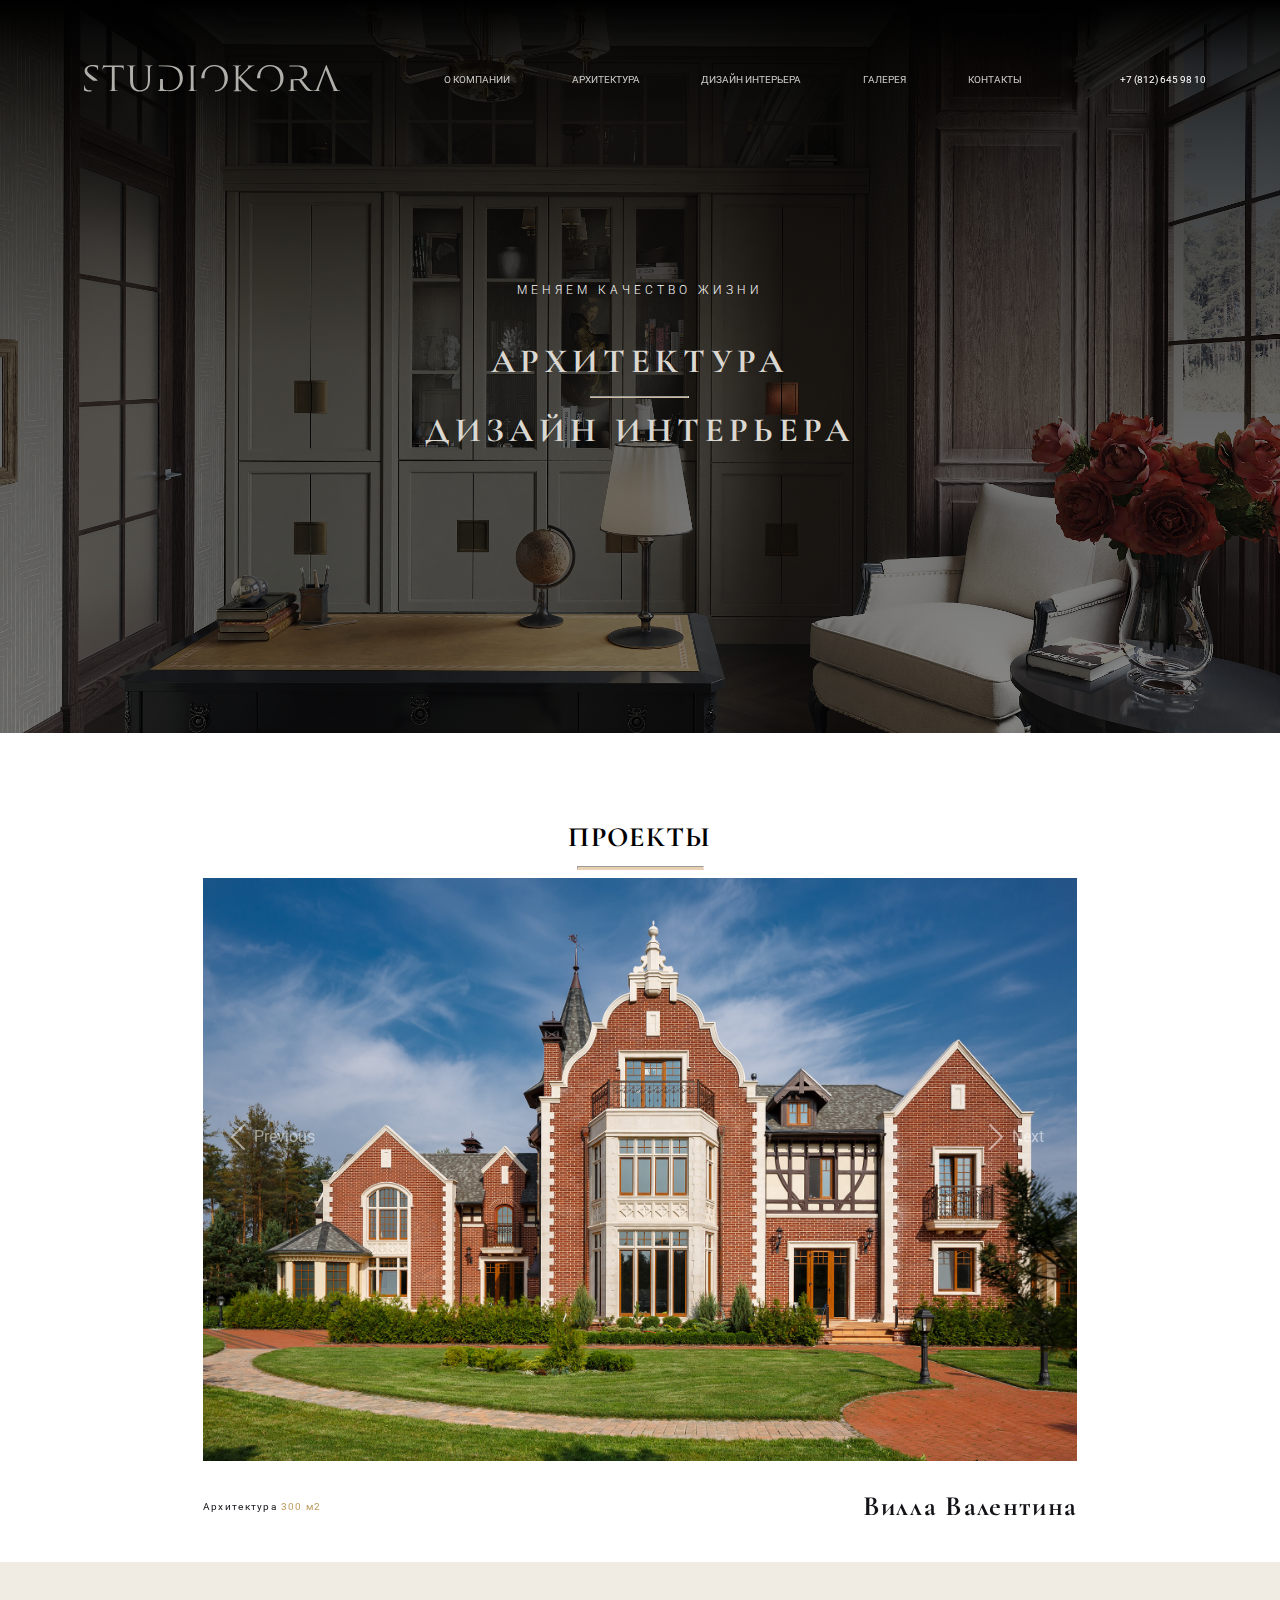
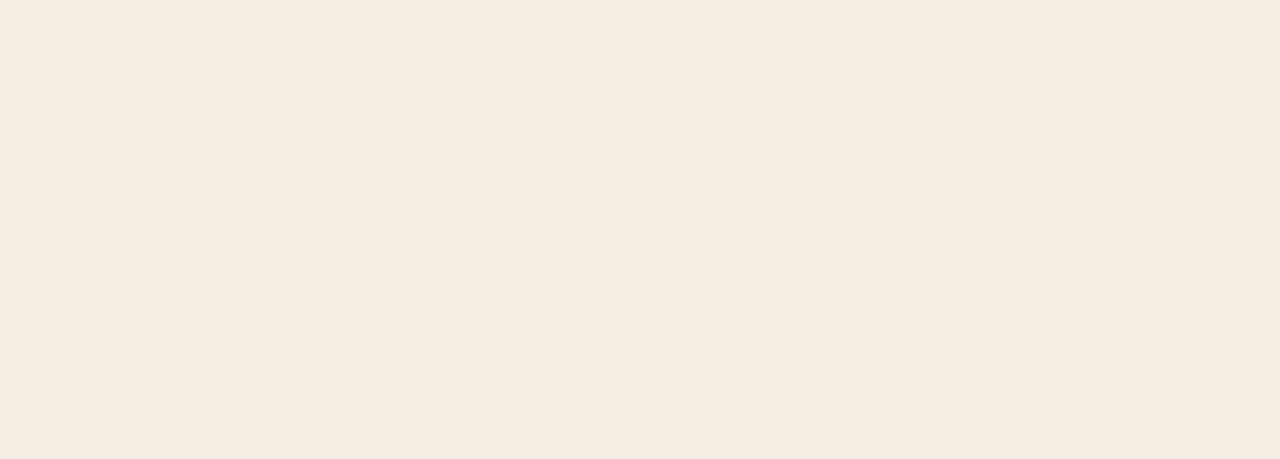
<file: index.html>
<!DOCTYPE html>
<html>
<head>
    <meta charset='utf-8'>
    <meta http-equiv='X-UA-Compatible' content='IE=edge'>
    <title>STUDIOKORA</title>
    <meta name='viewport' content='width=device-width, initial-scale=1'>
    <link href="https://cdn.jsdelivr.net/npm/bootstrap@5.1.3/dist/css/bootstrap.min.css" rel="stylesheet" integrity="sha384-1BmE4kWBq78iYhFldvKuhfTAU6auU8tT94WrHftjDbrCEXSU1oBoqyl2QvZ6jIW3" crossorigin="anonymous">
    <script src="https://cdn.jsdelivr.net/npm/bootstrap@5.1.3/dist/js/bootstrap.bundle.min.js" integrity="sha384-ka7Sk0Gln4gmtz2MlQnikT1wXgYsOg+OMhuP+IlRH9sENBO0LRn5q+8nbTov4+1p" crossorigin="anonymous"></script>
    <link rel='stylesheet' type='text/css' media='screen' href='style.css'>
    <link rel='stylesheet' type='text/css' media='screen' href='normalize.css'>
    
</head>
<body>  
    <input id="menu-checkbox" type="checkbox">    
    <div class="main-menu z_ind_2 mob_upper jst_cont_cen">
        <div class="flex jst_con_spb algn_cen m_auto">
            <a href="#" class="mob flex jst_cont_cen">
                <svg width="24" height="24" viewBox="0 0 24 24" fill="none" xmlns="http://www.w3.org/2000/svg">
                    <path d="M17.4 22.0001C13.3173 21.9948 9.40331 20.3706 6.5164 17.4837C3.62949 14.5968 2.00529 10.6828 2 6.60011C2 5.38012 2.48464 4.21009 3.34731 3.34742C4.20998 2.48476 5.38 2.00011 6.6 2.00011C6.85834 1.99815 7.11625 2.02159 7.37 2.07011C7.61531 2.10641 7.85647 2.1667 8.09 2.25011C8.25425 2.30774 8.40061 2.40725 8.51461 2.53879C8.62861 2.67033 8.7063 2.82934 8.74 3.00011L10.11 9.00011C10.1469 9.16298 10.1425 9.33249 10.0971 9.4932C10.0516 9.6539 9.96671 9.80067 9.85 9.92011C9.72 10.0601 9.71 10.0701 8.48 10.7101C9.46499 12.871 11.1932 14.6063 13.35 15.6001C14 14.3601 14.01 14.3501 14.15 14.2201C14.2694 14.1034 14.4162 14.0185 14.5769 13.9731C14.7376 13.9276 14.9071 13.9232 15.07 13.9601L21.07 15.3301C21.2353 15.3685 21.3881 15.4483 21.5141 15.562C21.64 15.6757 21.735 15.8196 21.79 15.9801C21.8744 16.2175 21.938 16.4617 21.98 16.7101C22.0202 16.9614 22.0403 17.2156 22.04 17.4701C22.0216 18.6849 21.5233 19.8431 20.654 20.6918C19.7847 21.5405 18.6149 22.0108 17.4 22.0001ZM6.6 4.00011C5.91125 4.00275 5.25146 4.27752 4.76443 4.76455C4.27741 5.25157 4.00263 5.91136 4 6.60011C4.00265 10.1532 5.41528 13.56 7.92769 16.0724C10.4401 18.5848 13.8469 19.9975 17.4 20.0001C18.0888 19.9975 18.7485 19.7227 19.2356 19.2357C19.7226 18.7487 19.9974 18.0889 20 17.4001V17.0701L15.36 16.0001L15.07 16.5501C14.62 17.4201 14.29 18.0501 13.45 17.7101C11.7929 17.117 10.2887 16.1621 9.04673 14.915C7.80477 13.6678 6.85622 12.1597 6.27 10.5001C5.91 9.72011 6.59 9.36011 7.45 8.91011L8 8.64011L6.93 4.00011H6.6Z" fill="#B1AFA9"/>
                </svg>
            </a>
            <svg class="" width="183" height="19" viewBox="0 0 183 19" fill="none" xmlns="http://www.w3.org/2000/svg">
                <path d="M108.402 11.6302V7.36982C108.402 3.59405 108.402 2.90755 108.352 2.14028C108.302 1.31243 108.111 0.928799 107.317 0.757173C107.127 0.706695 106.715 0.686504 106.494 0.686504C106.393 0.686504 106.303 0.636026 106.303 0.545165C106.303 0.403826 106.424 0.353347 106.685 0.353347C107.769 0.353347 109.195 0.424017 109.336 0.424017C109.557 0.424017 110.953 0.353347 111.676 0.353347C111.937 0.353347 112.058 0.403826 112.058 0.545165C112.058 0.646121 111.957 0.686504 111.867 0.686504C111.696 0.686504 111.555 0.706695 111.264 0.757173C110.611 0.878321 110.421 1.29224 110.37 2.14028C110.32 2.91764 110.32 3.59405 110.32 7.36982V8.82359C110.822 8.35919 115.191 3.90701 116.055 2.95802C116.728 2.25133 117.36 1.6254 117.36 1.21148C117.36 0.918704 117.24 0.777364 117.049 0.706695C116.928 0.656217 116.828 0.605739 116.828 0.514878C116.828 0.39373 116.948 0.343252 117.119 0.343252C117.601 0.343252 118.344 0.413921 118.927 0.413921C119.047 0.413921 120.634 0.343252 121.237 0.343252C121.498 0.343252 121.598 0.39373 121.598 0.514878C121.598 0.636025 121.548 0.686504 121.357 0.686504C120.996 0.686504 120.494 0.807651 120.012 1.02976C119.027 1.46387 118.495 2.06961 117.41 3.10946C116.808 3.69501 112.61 7.81403 112.108 8.41977C112.73 9.12646 117.752 14.3358 118.736 15.2545C120.765 17.1424 121.166 17.5361 122.331 18.0207C122.954 18.2832 123.657 18.3337 123.828 18.3337C123.999 18.3337 124.139 18.3842 124.139 18.475C124.139 18.5962 124.019 18.6668 123.607 18.6668H122.382C121.709 18.6668 121.247 18.6668 120.715 18.6164C119.439 18.4952 118.837 17.9601 117.802 17.1424C116.717 16.2439 111.606 10.7014 110.451 9.2678L110.33 11.6403C110.33 13.9623 110.33 15.8804 110.451 16.9001C110.521 17.6068 110.672 18.1318 111.395 18.2327C111.736 18.2832 112.118 18.3337 112.339 18.3337C112.479 18.3337 112.53 18.4044 112.53 18.475C112.53 18.5962 112.409 18.6668 112.148 18.6668H107.066C106.805 18.6668 106.685 18.6164 106.685 18.475C106.685 18.4044 106.735 18.3337 106.876 18.3337C107.096 18.3337 107.378 18.2832 107.599 18.2327C108.081 18.1318 108.201 17.6068 108.302 16.9001C108.402 15.8703 108.402 13.9522 108.402 11.6302ZM32.9304 10.9033V7.36982C32.9304 3.59405 32.9304 2.90755 32.8801 2.14028C32.8299 1.31243 32.6391 0.928799 31.8457 0.757173C31.6549 0.706695 31.2432 0.686504 31.0222 0.686504C30.9218 0.686504 30.8314 0.636026 30.8314 0.545165C30.8314 0.403826 30.9519 0.353347 31.213 0.353347C32.2977 0.353347 33.7639 0.424017 33.9849 0.424017C34.2058 0.424017 35.652 0.353347 36.375 0.353347C36.6362 0.353347 36.7567 0.403826 36.7567 0.545165C36.7567 0.646121 36.6562 0.686504 36.5659 0.686504C36.3951 0.686504 36.2545 0.706695 35.9633 0.757173C35.3105 0.85813 35.1197 1.29224 35.0695 2.14028C35.0193 2.91764 35.0193 3.59405 35.0193 7.36982V10.762C35.0193 14.255 35.7926 15.7492 36.827 16.7487C38.012 17.8592 39.0966 18.0813 40.4625 18.0813C41.9287 18.0813 43.3749 17.3746 44.2486 16.3348C45.3533 14.9516 45.6446 12.8921 45.6446 10.3985V7.36982C45.6446 3.59405 45.6446 2.90755 45.5943 2.14028C45.5441 1.31243 45.3533 0.928799 44.5599 0.757173C44.3691 0.706695 43.9574 0.686504 43.7364 0.686504C43.636 0.686504 43.5456 0.636026 43.5456 0.545165C43.5456 0.403826 43.6661 0.353347 43.9272 0.353347C45.0119 0.353347 46.3375 0.424017 46.4781 0.424017C46.6488 0.424017 47.7837 0.353347 48.5068 0.353347C48.7679 0.353347 48.8884 0.403826 48.8884 0.545165C48.8884 0.646121 48.788 0.686504 48.6976 0.686504C48.5268 0.686504 48.3862 0.686504 48.095 0.757173C47.4422 0.878321 47.2514 1.29224 47.2012 2.14028C47.151 2.91764 47.151 3.59405 47.151 7.36982V9.9644C47.151 12.5792 46.8597 15.4867 44.9315 17.2131C43.1941 18.7678 41.3864 19.0101 39.9704 19.0101C39.1469 19.0101 36.7165 18.9091 35.0092 17.2938C33.8543 16.1328 32.9304 14.4368 32.9304 10.9033ZM56.3703 10.0351V12.7003C56.3703 15.2949 56.4406 16.7487 56.6816 17.0818C57.0431 17.5664 57.9369 18.051 60.7791 18.051C65.459 18.051 68.4417 14.9718 68.4417 10.0048C68.4417 4.44208 65.2883 1.08023 58.9914 1.08023L54.6329 0.918703C54.2312 0.908608 53.3976 0.898512 53.3976 0.898512C53.267 0.726886 53.2269 0.333156 53.488 0.333156H59.8853C65.5996 0.333156 70.611 2.63496 70.611 9.24761C70.611 14.3863 67.1663 18.7375 60.7088 18.7375C58.6399 18.7375 53.719 18.6467 52.9959 18.6467C52.7348 18.6467 52.6143 18.5962 52.6143 18.4548C52.6143 18.3842 52.6645 18.3135 52.8051 18.3135C53.026 18.3135 53.3072 18.2933 53.5282 18.2125C53.9098 18.0914 54.0303 17.8693 54.1809 17.1727C54.3015 16.5468 54.3517 14.4772 54.3517 11.5191V10.0351H56.3703ZM5.34277 18.9293C4.96115 18.9697 4.54939 19 4.12759 19C2.82203 19 1.54659 18.8284 0.411755 18.3438C0.0301284 18.1722 0 18.0712 0 17.4251C0 16.2136 0.110471 15.2444 0.140599 14.8608C0.170728 14.5983 0.220942 14.4772 0.361541 14.4772C0.532269 14.4772 0.552354 14.5478 0.552354 14.7396C0.552354 14.9617 0.552354 15.2949 0.632697 15.6382C1.04445 17.4352 2.88229 18.1116 4.73016 18.1116C4.94106 18.1116 5.14192 18.1015 5.34277 18.0813V18.9293ZM10.0127 3.09936C10.0127 3.483 9.95242 3.65462 9.82186 3.65462C9.65114 3.65462 9.63105 3.53347 9.60092 3.34166C9.57079 3.04888 9.40007 2.40276 9.23938 2.13018C9.06865 1.86769 8.22506 0.848034 5.67419 0.848034C3.76605 0.848034 2.26967 1.88789 2.26967 3.65462C2.26967 5.03773 3.01284 5.88576 5.6541 7.72317L7.29108 8.86397C8.34557 9.60096 9.34985 10.3682 9.89216 11.2163H6.55795C6.27675 10.9942 5.96543 10.762 5.61393 10.5096L4.36862 9.62115C1.42608 7.51116 0.461969 6.00691 0.461969 4.36132C0.461969 1.76674 2.68143 0 6.19641 0C7.28103 0 8.18489 0.100956 8.87784 0.242295C9.40007 0.343252 9.62101 0.363443 9.85199 0.363443C10.0729 0.363443 10.1332 0.413921 10.1332 0.535069C10.1231 0.656217 10.0127 1.45377 10.0127 3.09936ZM21.9034 1.3831V11.6302C21.9034 13.9522 21.9034 15.8703 22.0239 16.89C22.0942 17.5967 22.2448 18.1217 22.9679 18.2226C23.3094 18.2731 23.8316 18.3236 24.0525 18.3236C24.1931 18.3236 24.2433 18.3943 24.2433 18.4649C24.2433 18.5861 24.1228 18.6567 23.8617 18.6567H18.539C18.2779 18.6567 18.1574 18.6063 18.1574 18.4649C18.1574 18.3943 18.2076 18.3236 18.3482 18.3236C18.5691 18.3236 18.8503 18.2731 19.0713 18.2226C19.5533 18.1217 19.6739 17.5967 19.7743 16.89C19.8948 15.8703 19.8948 13.9623 19.8948 11.6302V1.3831H19.6638L16.3296 1.43358C14.8332 1.45377 14.2608 1.6254 13.8691 2.21095C13.608 2.62487 13.5277 2.79649 13.4574 2.95802C13.3871 3.14984 13.3168 3.20032 13.2163 3.20032C13.146 3.20032 13.0958 3.12965 13.0958 2.97821C13.0958 2.73592 13.5779 0.85813 13.6281 0.656217C13.6683 0.514878 13.7586 0.201913 13.8591 0.201913C14.0298 0.201913 14.2708 0.242295 14.9236 0.292774C15.6266 0.363443 16.5405 0.413921 16.8317 0.413921H25.8703C27.4169 0.413921 28.0596 0.373539 28.2605 0.373539C28.381 0.373539 28.381 0.514878 28.381 0.666312C28.381 1.3932 28.4111 2.86716 28.4111 3.12965C28.4111 3.35175 28.3408 3.44261 28.2404 3.44261C28.1199 3.44261 28.0496 3.37194 28.0194 3.02869L27.9793 2.76621C27.8788 2.03932 27.2662 1.48406 24.9564 1.43358L22.1444 1.3831H21.9034ZM78.2736 7.36982V11.6302C78.2736 13.9522 78.2736 15.8703 78.3941 16.89C78.4644 17.5967 78.6151 18.1217 79.3382 18.2226C79.6796 18.2731 80.2019 18.3236 80.4228 18.3236C80.5634 18.3236 80.6136 18.3943 80.6136 18.4649C80.6136 18.5861 80.4931 18.6567 80.232 18.6567H74.9093C74.6482 18.6567 74.5277 18.6063 74.5277 18.4649C74.5277 18.3943 74.5779 18.3236 74.7185 18.3236C74.9394 18.3236 75.2206 18.3034 75.4416 18.2226C75.8232 18.1015 75.9437 17.8794 76.0943 17.1828C76.2149 16.5569 76.2651 14.5882 76.2651 11.6302V7.36982C76.2651 3.30128 76.245 2.28162 76.1948 1.86769C76.1245 1.28215 75.9738 0.918703 75.1804 0.757173C74.9896 0.706695 74.5779 0.686504 74.3569 0.686504C74.2565 0.686504 74.1661 0.636026 74.1661 0.545165C74.1661 0.403826 74.2866 0.353347 74.5478 0.353347C75.3411 0.353347 77.1488 0.424017 77.2693 0.424017C77.3899 0.424017 78.9063 0.353347 79.6294 0.353347C79.8905 0.353347 80.011 0.403826 80.011 0.545165C80.011 0.646121 79.9106 0.686504 79.8202 0.686504C79.6495 0.686504 79.5089 0.706695 79.2177 0.757173C78.5649 0.878321 78.3741 1.29224 78.3238 2.14028C78.2736 2.90755 78.2736 3.58395 78.2736 7.36982ZM86.107 9.42933H83.8072C83.8173 5.51222 86.6694 0 93.2977 0C98.7208 0 102.768 3.44261 102.768 9.08608C102.768 14.3964 99.1325 18.7981 93.5387 18.9899V18.0712H93.7998C95.9691 18.0712 100.448 16.8092 100.448 9.76249C100.448 3.9474 96.9332 0.817747 93.1169 0.817747C89.0897 0.817747 86.0769 3.483 86.0769 8.79331L86.107 9.42933ZM125.887 9.42933H123.587C123.607 5.50213 126.449 0 133.087 0C138.51 0 142.558 3.44261 142.558 9.08608C142.558 14.3964 138.912 18.7981 133.318 18.9899V18.0712H133.589C135.759 18.0712 140.238 16.8092 140.238 9.76249C140.238 3.9474 136.723 0.817747 132.906 0.817747C128.879 0.817747 125.866 3.483 125.866 8.79331L125.887 9.42933ZM167.996 15.9915C167.775 16.5972 167.655 17.1828 167.655 17.6169C167.655 18.1015 168.157 18.3236 168.568 18.3236H168.81C168.98 18.3236 169.051 18.3741 169.051 18.4649C169.051 18.6063 168.91 18.6567 168.689 18.6567H164.089H163.738H162.031C160.685 18.6567 160.082 18.5356 159.45 18.1923C158.415 17.6371 157.572 16.4458 156.196 14.6286C155.181 13.296 154.027 11.5999 153.544 10.9639C153.444 10.8629 153.374 10.8225 153.233 10.8225L149.788 10.8528C149.668 10.8528 149.618 10.9235 149.618 11.0446V11.6302C149.618 13.9522 149.618 15.8703 149.738 16.89C149.809 17.5967 149.959 18.1217 150.682 18.2226C151.024 18.2731 151.546 18.3236 151.767 18.3236C151.907 18.3236 151.958 18.3943 151.958 18.4649C151.958 18.5861 151.837 18.6567 151.576 18.6567H146.344C146.083 18.6567 145.962 18.6063 145.962 18.4649C145.962 18.3943 146.012 18.3236 146.153 18.3236C146.374 18.3236 146.655 18.2731 146.876 18.2226C147.358 18.1217 147.479 17.5967 147.579 16.89C147.7 15.8703 147.7 13.9623 147.7 11.6302V10.136H150.632C150.843 10.1461 152.621 10.0553 152.831 10.0553C153.414 10.0553 154.79 9.80287 155.352 9.41923C156.196 8.83369 157.19 8.339 157.19 5.96652C157.19 1.99894 154.539 1.13071 151.968 1.12062L151.024 1.09033L148.131 1.06004L146.786 1.04995C146.705 0.767269 146.695 0.373539 146.966 0.373539C148.051 0.373539 151.315 0.343252 152.068 0.343252C153.585 0.343252 156.135 0.484591 157.411 1.41339C158.014 1.8475 159.279 2.97821 159.47 4.6339C159.721 6.79437 158.947 9.22742 155.302 10.4086C157.28 12.9527 158.837 15.0122 160.233 16.5064C161.539 17.8895 162.573 18.152 163.176 18.2529C163.507 18.3034 163.778 18.3236 163.949 18.3236C164.13 18.3135 164.401 18.2933 164.561 18.2731C165.666 18.1318 166.148 17.203 166.59 15.9915L172.566 0.94899C172.837 0.141339 172.927 0 173.078 0C173.218 0 173.319 0.121148 173.61 0.868225C173.972 1.78693 178.26 11.7917 179.726 15.4766C180.59 17.6371 181.293 18.0207 181.795 18.1621C182.156 18.2832 182.518 18.3034 182.759 18.3034C182.9 18.3034 183 18.3236 183 18.4447C183 18.5861 182.779 18.6366 182.518 18.6366C182.156 18.6366 180.399 18.6366 178.732 18.5861C178.21 18.576 177.989 18.5962 177.989 18.4548C177.989 18.3539 178.009 18.3135 178.179 18.2529C178.23 18.2327 178.37 18.1318 178.37 17.9097C178.37 17.839 178.37 17.6876 178.32 17.5967L172.857 3.90701C172.786 3.7152 172.736 3.64453 172.666 3.64453C172.616 3.64453 172.545 3.74548 172.495 3.90701L167.996 15.9915Z" fill="#141215"/>
                </svg>
            <label class="mainmenu-close" for="menu-checkbox">
                <svg width="15" height="15" viewBox="0 0 22 22" fill="none" xmlns="http://www.w3.org/2000/svg">
                <rect x="1.41418" width="29" height="2" transform="rotate(45 1.41418 0)" fill="#141215"/>
                <rect x="21.9203" y="1.41431" width="29" height="2" transform="rotate(135 21.9203 1.41431)" fill="#141215"/>
                </svg>
            </label>
        </div>
        
            <a href="#">О КОМПАНИИ</a>
            <a href="#">АРХИТЕКТУРА</a>
            <a href="#">ДИЗАЙН ИНТЕРЬЕРА</a>
            <a href="#">ГАЛЕРЕЯ</a>
            <a href="#">КОНТАКТЫ</a>
        
    </div>


<header>
    <div class="z_ind_2 flex jst_con w_1  algn_cen">
        <a href="#" class="mob">
            <svg width="24" height="24" viewBox="0 0 24 24" fill="none" xmlns="http://www.w3.org/2000/svg">
                <path d="M17.4 22.0001C13.3173 21.9948 9.40331 20.3706 6.5164 17.4837C3.62949 14.5968 2.00529 10.6828 2 6.60011C2 5.38012 2.48464 4.21009 3.34731 3.34742C4.20998 2.48476 5.38 2.00011 6.6 2.00011C6.85834 1.99815 7.11625 2.02159 7.37 2.07011C7.61531 2.10641 7.85647 2.1667 8.09 2.25011C8.25425 2.30774 8.40061 2.40725 8.51461 2.53879C8.62861 2.67033 8.7063 2.82934 8.74 3.00011L10.11 9.00011C10.1469 9.16298 10.1425 9.33249 10.0971 9.4932C10.0516 9.6539 9.96671 9.80067 9.85 9.92011C9.72 10.0601 9.71 10.0701 8.48 10.7101C9.46499 12.871 11.1932 14.6063 13.35 15.6001C14 14.3601 14.01 14.3501 14.15 14.2201C14.2694 14.1034 14.4162 14.0185 14.5769 13.9731C14.7376 13.9276 14.9071 13.9232 15.07 13.9601L21.07 15.3301C21.2353 15.3685 21.3881 15.4483 21.5141 15.562C21.64 15.6757 21.735 15.8196 21.79 15.9801C21.8744 16.2175 21.938 16.4617 21.98 16.7101C22.0202 16.9614 22.0403 17.2156 22.04 17.4701C22.0216 18.6849 21.5233 19.8431 20.654 20.6918C19.7847 21.5405 18.6149 22.0108 17.4 22.0001ZM6.6 4.00011C5.91125 4.00275 5.25146 4.27752 4.76443 4.76455C4.27741 5.25157 4.00263 5.91136 4 6.60011C4.00265 10.1532 5.41528 13.56 7.92769 16.0724C10.4401 18.5848 13.8469 19.9975 17.4 20.0001C18.0888 19.9975 18.7485 19.7227 19.2356 19.2357C19.7226 18.7487 19.9974 18.0889 20 17.4001V17.0701L15.36 16.0001L15.07 16.5501C14.62 17.4201 14.29 18.0501 13.45 17.7101C11.7929 17.117 10.2887 16.1621 9.04673 14.915C7.80477 13.6678 6.85622 12.1597 6.27 10.5001C5.91 9.72011 6.59 9.36011 7.45 8.91011L8 8.64011L6.93 4.00011H6.6Z" fill="#B1AFA9"/>
            </svg>
        </a>
        <a href="#">   <!-- Studiokora svg-->
            <svg class="svg_switch1" width="272" height="28.01" viewBox="80 0 20 20" fill="none" xmlns="http://www.w3.org/2000/svg">
                <path d="M108.402 11.6302V7.36982C108.402 3.59405 108.402 2.90755 108.352 2.14028C108.302 1.31243 108.111 0.928799 107.317 0.757173C107.127 0.706695 106.715 0.686504 106.494 0.686504C106.393 0.686504 106.303 0.636026 106.303 0.545165C106.303 0.403826 106.424 0.353347 106.685 0.353347C107.769 0.353347 109.195 0.424017 109.336 0.424017C109.557 0.424017 110.953 0.353347 111.676 0.353347C111.937 0.353347 112.058 0.403826 112.058 0.545165C112.058 0.646121 111.957 0.686504 111.867 0.686504C111.696 0.686504 111.555 0.706695 111.264 0.757173C110.611 0.878321 110.421 1.29224 110.37 2.14028C110.32 2.91764 110.32 3.59405 110.32 7.36982V8.82359C110.822 8.35919 115.191 3.90701 116.055 2.95802C116.728 2.25133 117.36 1.6254 117.36 1.21148C117.36 0.918704 117.24 0.777364 117.049 0.706695C116.928 0.656217 116.828 0.605739 116.828 0.514878C116.828 0.39373 116.948 0.343252 117.119 0.343252C117.601 0.343252 118.344 0.413921 118.927 0.413921C119.047 0.413921 120.634 0.343252 121.237 0.343252C121.498 0.343252 121.598 0.39373 121.598 0.514878C121.598 0.636025 121.548 0.686504 121.357 0.686504C120.996 0.686504 120.494 0.807651 120.012 1.02976C119.027 1.46387 118.495 2.06961 117.41 3.10946C116.808 3.69501 112.61 7.81403 112.108 8.41977C112.73 9.12646 117.752 14.3358 118.736 15.2545C120.765 17.1424 121.166 17.5361 122.331 18.0207C122.954 18.2832 123.657 18.3337 123.828 18.3337C123.999 18.3337 124.139 18.3842 124.139 18.475C124.139 18.5962 124.019 18.6668 123.607 18.6668H122.382C121.709 18.6668 121.247 18.6668 120.715 18.6164C119.439 18.4952 118.837 17.9601 117.802 17.1424C116.717 16.2439 111.606 10.7014 110.451 9.2678L110.33 11.6403C110.33 13.9623 110.33 15.8804 110.451 16.9001C110.521 17.6068 110.672 18.1318 111.395 18.2327C111.736 18.2832 112.118 18.3337 112.339 18.3337C112.479 18.3337 112.53 18.4044 112.53 18.475C112.53 18.5962 112.409 18.6668 112.148 18.6668H107.066C106.805 18.6668 106.685 18.6164 106.685 18.475C106.685 18.4044 106.735 18.3337 106.876 18.3337C107.096 18.3337 107.378 18.2832 107.599 18.2327C108.081 18.1318 108.201 17.6068 108.302 16.9001C108.402 15.8703 108.402 13.9522 108.402 11.6302ZM32.9304 10.9033V7.36982C32.9304 3.59405 32.9304 2.90755 32.8801 2.14028C32.8299 1.31243 32.6391 0.928799 31.8457 0.757173C31.6549 0.706695 31.2432 0.686504 31.0222 0.686504C30.9218 0.686504 30.8314 0.636026 30.8314 0.545165C30.8314 0.403826 30.9519 0.353347 31.213 0.353347C32.2977 0.353347 33.7639 0.424017 33.9849 0.424017C34.2058 0.424017 35.652 0.353347 36.375 0.353347C36.6362 0.353347 36.7567 0.403826 36.7567 0.545165C36.7567 0.646121 36.6562 0.686504 36.5659 0.686504C36.3951 0.686504 36.2545 0.706695 35.9633 0.757173C35.3105 0.85813 35.1197 1.29224 35.0695 2.14028C35.0193 2.91764 35.0193 3.59405 35.0193 7.36982V10.762C35.0193 14.255 35.7926 15.7492 36.827 16.7487C38.012 17.8592 39.0966 18.0813 40.4625 18.0813C41.9287 18.0813 43.3749 17.3746 44.2486 16.3348C45.3533 14.9516 45.6446 12.8921 45.6446 10.3985V7.36982C45.6446 3.59405 45.6446 2.90755 45.5943 2.14028C45.5441 1.31243 45.3533 0.928799 44.5599 0.757173C44.3691 0.706695 43.9574 0.686504 43.7364 0.686504C43.636 0.686504 43.5456 0.636026 43.5456 0.545165C43.5456 0.403826 43.6661 0.353347 43.9272 0.353347C45.0119 0.353347 46.3375 0.424017 46.4781 0.424017C46.6488 0.424017 47.7837 0.353347 48.5068 0.353347C48.7679 0.353347 48.8884 0.403826 48.8884 0.545165C48.8884 0.646121 48.788 0.686504 48.6976 0.686504C48.5268 0.686504 48.3862 0.686504 48.095 0.757173C47.4422 0.878321 47.2514 1.29224 47.2012 2.14028C47.151 2.91764 47.151 3.59405 47.151 7.36982V9.9644C47.151 12.5792 46.8597 15.4867 44.9315 17.2131C43.1941 18.7678 41.3864 19.0101 39.9704 19.0101C39.1469 19.0101 36.7165 18.9091 35.0092 17.2938C33.8543 16.1328 32.9304 14.4368 32.9304 10.9033ZM56.3703 10.0351V12.7003C56.3703 15.2949 56.4406 16.7487 56.6816 17.0818C57.0431 17.5664 57.9369 18.051 60.7791 18.051C65.459 18.051 68.4417 14.9718 68.4417 10.0048C68.4417 4.44208 65.2883 1.08023 58.9914 1.08023L54.6329 0.918703C54.2312 0.908608 53.3976 0.898512 53.3976 0.898512C53.267 0.726886 53.2269 0.333156 53.488 0.333156H59.8853C65.5996 0.333156 70.611 2.63496 70.611 9.24761C70.611 14.3863 67.1663 18.7375 60.7088 18.7375C58.6399 18.7375 53.719 18.6467 52.9959 18.6467C52.7348 18.6467 52.6143 18.5962 52.6143 18.4548C52.6143 18.3842 52.6645 18.3135 52.8051 18.3135C53.026 18.3135 53.3072 18.2933 53.5282 18.2125C53.9098 18.0914 54.0303 17.8693 54.1809 17.1727C54.3015 16.5468 54.3517 14.4772 54.3517 11.5191V10.0351H56.3703ZM5.34277 18.9293C4.96115 18.9697 4.54939 19 4.12759 19C2.82203 19 1.54659 18.8284 0.411755 18.3438C0.0301284 18.1722 0 18.0712 0 17.4251C0 16.2136 0.110471 15.2444 0.140599 14.8608C0.170728 14.5983 0.220942 14.4772 0.361541 14.4772C0.532269 14.4772 0.552354 14.5478 0.552354 14.7396C0.552354 14.9617 0.552354 15.2949 0.632697 15.6382C1.04445 17.4352 2.88229 18.1116 4.73016 18.1116C4.94106 18.1116 5.14192 18.1015 5.34277 18.0813V18.9293ZM10.0127 3.09936C10.0127 3.483 9.95242 3.65462 9.82186 3.65462C9.65114 3.65462 9.63105 3.53347 9.60092 3.34166C9.57079 3.04888 9.40007 2.40276 9.23938 2.13018C9.06865 1.86769 8.22506 0.848034 5.67419 0.848034C3.76605 0.848034 2.26967 1.88789 2.26967 3.65462C2.26967 5.03773 3.01284 5.88576 5.6541 7.72317L7.29108 8.86397C8.34557 9.60096 9.34985 10.3682 9.89216 11.2163H6.55795C6.27675 10.9942 5.96543 10.762 5.61393 10.5096L4.36862 9.62115C1.42608 7.51116 0.461969 6.00691 0.461969 4.36132C0.461969 1.76674 2.68143 0 6.19641 0C7.28103 0 8.18489 0.100956 8.87784 0.242295C9.40007 0.343252 9.62101 0.363443 9.85199 0.363443C10.0729 0.363443 10.1332 0.413921 10.1332 0.535069C10.1231 0.656217 10.0127 1.45377 10.0127 3.09936ZM21.9034 1.3831V11.6302C21.9034 13.9522 21.9034 15.8703 22.0239 16.89C22.0942 17.5967 22.2448 18.1217 22.9679 18.2226C23.3094 18.2731 23.8316 18.3236 24.0525 18.3236C24.1931 18.3236 24.2433 18.3943 24.2433 18.4649C24.2433 18.5861 24.1228 18.6567 23.8617 18.6567H18.539C18.2779 18.6567 18.1574 18.6063 18.1574 18.4649C18.1574 18.3943 18.2076 18.3236 18.3482 18.3236C18.5691 18.3236 18.8503 18.2731 19.0713 18.2226C19.5533 18.1217 19.6739 17.5967 19.7743 16.89C19.8948 15.8703 19.8948 13.9623 19.8948 11.6302V1.3831H19.6638L16.3296 1.43358C14.8332 1.45377 14.2608 1.6254 13.8691 2.21095C13.608 2.62487 13.5277 2.79649 13.4574 2.95802C13.3871 3.14984 13.3168 3.20032 13.2163 3.20032C13.146 3.20032 13.0958 3.12965 13.0958 2.97821C13.0958 2.73592 13.5779 0.85813 13.6281 0.656217C13.6683 0.514878 13.7586 0.201913 13.8591 0.201913C14.0298 0.201913 14.2708 0.242295 14.9236 0.292774C15.6266 0.363443 16.5405 0.413921 16.8317 0.413921H25.8703C27.4169 0.413921 28.0596 0.373539 28.2605 0.373539C28.381 0.373539 28.381 0.514878 28.381 0.666312C28.381 1.3932 28.4111 2.86716 28.4111 3.12965C28.4111 3.35175 28.3408 3.44261 28.2404 3.44261C28.1199 3.44261 28.0496 3.37194 28.0194 3.02869L27.9793 2.76621C27.8788 2.03932 27.2662 1.48406 24.9564 1.43358L22.1444 1.3831H21.9034ZM78.2736 7.36982V11.6302C78.2736 13.9522 78.2736 15.8703 78.3941 16.89C78.4644 17.5967 78.6151 18.1217 79.3382 18.2226C79.6796 18.2731 80.2019 18.3236 80.4228 18.3236C80.5634 18.3236 80.6136 18.3943 80.6136 18.4649C80.6136 18.5861 80.4931 18.6567 80.232 18.6567H74.9093C74.6482 18.6567 74.5277 18.6063 74.5277 18.4649C74.5277 18.3943 74.5779 18.3236 74.7185 18.3236C74.9394 18.3236 75.2206 18.3034 75.4416 18.2226C75.8232 18.1015 75.9437 17.8794 76.0943 17.1828C76.2149 16.5569 76.2651 14.5882 76.2651 11.6302V7.36982C76.2651 3.30128 76.245 2.28162 76.1948 1.86769C76.1245 1.28215 75.9738 0.918703 75.1804 0.757173C74.9896 0.706695 74.5779 0.686504 74.3569 0.686504C74.2565 0.686504 74.1661 0.636026 74.1661 0.545165C74.1661 0.403826 74.2866 0.353347 74.5478 0.353347C75.3411 0.353347 77.1488 0.424017 77.2693 0.424017C77.3899 0.424017 78.9063 0.353347 79.6294 0.353347C79.8905 0.353347 80.011 0.403826 80.011 0.545165C80.011 0.646121 79.9106 0.686504 79.8202 0.686504C79.6495 0.686504 79.5089 0.706695 79.2177 0.757173C78.5649 0.878321 78.3741 1.29224 78.3238 2.14028C78.2736 2.90755 78.2736 3.58395 78.2736 7.36982ZM86.107 9.42933H83.8072C83.8173 5.51222 86.6694 0 93.2977 0C98.7208 0 102.768 3.44261 102.768 9.08608C102.768 14.3964 99.1325 18.7981 93.5387 18.9899V18.0712H93.7998C95.9691 18.0712 100.448 16.8092 100.448 9.76249C100.448 3.9474 96.9332 0.817747 93.1169 0.817747C89.0897 0.817747 86.0769 3.483 86.0769 8.79331L86.107 9.42933ZM125.887 9.42933H123.587C123.607 5.50213 126.449 0 133.087 0C138.51 0 142.558 3.44261 142.558 9.08608C142.558 14.3964 138.912 18.7981 133.318 18.9899V18.0712H133.589C135.759 18.0712 140.238 16.8092 140.238 9.76249C140.238 3.9474 136.723 0.817747 132.906 0.817747C128.879 0.817747 125.866 3.483 125.866 8.79331L125.887 9.42933ZM167.996 15.9915C167.775 16.5972 167.655 17.1828 167.655 17.6169C167.655 18.1015 168.157 18.3236 168.568 18.3236H168.81C168.98 18.3236 169.051 18.3741 169.051 18.4649C169.051 18.6063 168.91 18.6567 168.689 18.6567H164.089H163.738H162.031C160.685 18.6567 160.082 18.5356 159.45 18.1923C158.415 17.6371 157.572 16.4458 156.196 14.6286C155.181 13.296 154.027 11.5999 153.544 10.9639C153.444 10.8629 153.374 10.8225 153.233 10.8225L149.788 10.8528C149.668 10.8528 149.618 10.9235 149.618 11.0446V11.6302C149.618 13.9522 149.618 15.8703 149.738 16.89C149.809 17.5967 149.959 18.1217 150.682 18.2226C151.024 18.2731 151.546 18.3236 151.767 18.3236C151.907 18.3236 151.958 18.3943 151.958 18.4649C151.958 18.5861 151.837 18.6567 151.576 18.6567H146.344C146.083 18.6567 145.962 18.6063 145.962 18.4649C145.962 18.3943 146.012 18.3236 146.153 18.3236C146.374 18.3236 146.655 18.2731 146.876 18.2226C147.358 18.1217 147.479 17.5967 147.579 16.89C147.7 15.8703 147.7 13.9623 147.7 11.6302V10.136H150.632C150.843 10.1461 152.621 10.0553 152.831 10.0553C153.414 10.0553 154.79 9.80287 155.352 9.41923C156.196 8.83369 157.19 8.339 157.19 5.96652C157.19 1.99894 154.539 1.13071 151.968 1.12062L151.024 1.09033L148.131 1.06004L146.786 1.04995C146.705 0.767269 146.695 0.373539 146.966 0.373539C148.051 0.373539 151.315 0.343252 152.068 0.343252C153.585 0.343252 156.135 0.484591 157.411 1.41339C158.014 1.8475 159.279 2.97821 159.47 4.6339C159.721 6.79437 158.947 9.22742 155.302 10.4086C157.28 12.9527 158.837 15.0122 160.233 16.5064C161.539 17.8895 162.573 18.152 163.176 18.2529C163.507 18.3034 163.778 18.3236 163.949 18.3236C164.13 18.3135 164.401 18.2933 164.561 18.2731C165.666 18.1318 166.148 17.203 166.59 15.9915L172.566 0.94899C172.837 0.141339 172.927 0 173.078 0C173.218 0 173.319 0.121148 173.61 0.868225C173.972 1.78693 178.26 11.7917 179.726 15.4766C180.59 17.6371 181.293 18.0207 181.795 18.1621C182.156 18.2832 182.518 18.3034 182.759 18.3034C182.9 18.3034 183 18.3236 183 18.4447C183 18.5861 182.779 18.6366 182.518 18.6366C182.156 18.6366 180.399 18.6366 178.732 18.5861C178.21 18.576 177.989 18.5962 177.989 18.4548C177.989 18.3539 178.009 18.3135 178.179 18.2529C178.23 18.2327 178.37 18.1318 178.37 17.9097C178.37 17.839 178.37 17.6876 178.32 17.5967L172.857 3.90701C172.786 3.7152 172.736 3.64453 172.666 3.64453C172.616 3.64453 172.545 3.74548 172.495 3.90701L167.996 15.9915Z" fill="#B1AFA9"/>
            </svg>
            <svg class="svg_switch2" width="243" height="25" viewBox="0 0 243 25" fill="none" xmlns="http://www.w3.org/2000/svg">
                <path d="M143.944 15.3029V9.69713C143.944 4.72901 143.944 3.82572 143.877 2.81615C143.81 1.72689 143.557 1.2221 142.503 0.996281C142.25 0.929862 141.703 0.903294 141.41 0.903294C141.277 0.903294 141.157 0.836876 141.157 0.717322C141.157 0.53135 141.317 0.464931 141.663 0.464931C143.104 0.464931 144.997 0.557917 145.184 0.557917C145.477 0.557917 147.331 0.464931 148.291 0.464931C148.638 0.464931 148.798 0.53135 148.798 0.717322C148.798 0.850159 148.664 0.903294 148.544 0.903294C148.318 0.903294 148.131 0.929862 147.744 0.996281C146.878 1.15569 146.624 1.70032 146.557 2.81615C146.491 3.839 146.491 4.72901 146.491 9.69713V11.61C147.158 10.9989 152.959 5.14081 154.105 3.89214C154.999 2.96227 155.839 2.13868 155.839 1.59405C155.839 1.20882 155.679 1.02285 155.426 0.929862C155.266 0.863443 155.132 0.797024 155.132 0.677471C155.132 0.518066 155.292 0.451647 155.519 0.451647C156.159 0.451647 157.146 0.544633 157.919 0.544633C158.079 0.544633 160.186 0.451647 160.987 0.451647C161.333 0.451647 161.467 0.518066 161.467 0.677471C161.467 0.836876 161.4 0.903294 161.147 0.903294C160.666 0.903294 160 1.0627 159.36 1.35494C158.053 1.92614 157.346 2.72317 155.906 4.09139C155.106 4.86185 149.531 10.2816 148.864 11.0786C149.691 12.0085 156.359 18.8629 157.666 20.0717C160.36 22.5558 160.893 23.0739 162.44 23.7115C163.267 24.0569 164.2 24.1233 164.427 24.1233C164.654 24.1233 164.84 24.1897 164.84 24.3092C164.84 24.4686 164.68 24.5616 164.134 24.5616H162.507C161.613 24.5616 161 24.5616 160.293 24.4952C158.599 24.3358 157.799 23.6318 156.426 22.5558C154.986 21.3735 148.198 14.0808 146.664 12.1945L146.504 15.3162C146.504 18.3714 146.504 20.8953 146.664 22.237C146.757 23.1668 146.958 23.8576 147.918 23.9904C148.371 24.0569 148.878 24.1233 149.171 24.1233C149.358 24.1233 149.425 24.2163 149.425 24.3092C149.425 24.4686 149.265 24.5616 148.918 24.5616H142.17C141.823 24.5616 141.663 24.4952 141.663 24.3092C141.663 24.2163 141.73 24.1233 141.917 24.1233C142.21 24.1233 142.583 24.0569 142.877 23.9904C143.517 23.8576 143.677 23.1668 143.81 22.237C143.944 20.882 143.944 18.3581 143.944 15.3029ZM43.7272 14.3464V9.69713C43.7272 4.72901 43.7272 3.82572 43.6605 2.81615C43.5938 1.72689 43.3405 1.2221 42.287 0.996281C42.0336 0.929862 41.4868 0.903294 41.1934 0.903294C41.0601 0.903294 40.9401 0.836876 40.9401 0.717322C40.9401 0.53135 41.1001 0.464931 41.4468 0.464931C42.8871 0.464931 44.834 0.557917 45.1274 0.557917C45.4208 0.557917 47.3411 0.464931 48.3013 0.464931C48.648 0.464931 48.808 0.53135 48.808 0.717322C48.808 0.850159 48.6747 0.903294 48.5547 0.903294C48.328 0.903294 48.1413 0.929862 47.7545 0.996281C46.8877 1.12912 46.6343 1.70032 46.5677 2.81615C46.501 3.839 46.501 4.72901 46.501 9.69713V14.1605C46.501 18.7566 47.5278 20.7226 48.9014 22.0377C50.475 23.4989 51.9152 23.7912 53.7288 23.7912C55.6758 23.7912 57.5961 22.8613 58.7563 21.4931C60.2232 19.6732 60.61 16.9633 60.61 13.6823V9.69713C60.61 4.72901 60.61 3.82572 60.5433 2.81615C60.4766 1.72689 60.2232 1.2221 59.1697 0.996281C58.9164 0.929862 58.3696 0.903294 58.0762 0.903294C57.9429 0.903294 57.8229 0.836876 57.8229 0.717322C57.8229 0.53135 57.9829 0.464931 58.3296 0.464931C59.7698 0.464931 61.5301 0.557917 61.7168 0.557917C61.9435 0.557917 63.4504 0.464931 64.4106 0.464931C64.7573 0.464931 64.9174 0.53135 64.9174 0.717322C64.9174 0.850159 64.784 0.903294 64.664 0.903294C64.4373 0.903294 64.2506 0.903294 63.8638 0.996281C62.997 1.15569 62.7437 1.70032 62.677 2.81615C62.6103 3.839 62.6103 4.72901 62.6103 9.69713V13.1111C62.6103 16.5515 62.2236 20.3773 59.6632 22.6488C57.3561 24.6945 54.9557 25.0133 53.0754 25.0133C51.9819 25.0133 48.7547 24.8804 46.4877 22.755C44.9541 21.2274 43.7272 18.9957 43.7272 14.3464ZM74.8523 13.204V16.7109C74.8523 20.1249 74.9457 22.0377 75.2657 22.4761C75.7458 23.1137 76.9327 23.7513 80.7066 23.7513C86.921 23.7513 90.8816 19.6998 90.8816 13.1642C90.8816 5.84485 86.6943 1.42136 78.3329 1.42136L72.5453 1.20882C72.0119 1.19554 70.905 1.18225 70.905 1.18225C70.7316 0.956429 70.6783 0.438363 71.025 0.438363H79.5198C87.1077 0.438363 93.7621 3.46706 93.7621 12.1679C93.7621 18.9293 89.188 24.6546 80.6133 24.6546C77.8662 24.6546 71.3317 24.5351 70.3716 24.5351C70.0249 24.5351 69.8648 24.4687 69.8648 24.2827C69.8648 24.1897 69.9315 24.0967 70.1182 24.0967C70.4116 24.0967 70.785 24.0701 71.0784 23.9639C71.5851 23.8045 71.7451 23.5122 71.9452 22.5956C72.1052 21.7721 72.1719 19.0489 72.1719 15.1567V13.204H74.8523ZM7.0945 24.907C6.58775 24.9601 6.04099 25 5.4809 25C3.74728 25 2.05367 24.7742 0.546757 24.1366C0.0400066 23.9107 0 23.7779 0 22.9277C0 21.3337 0.146691 20.0584 0.186697 19.5537C0.226704 19.2083 0.293382 19.0489 0.480079 19.0489C0.706783 19.0489 0.733454 19.1419 0.733454 19.3943C0.733454 19.6865 0.733454 20.1249 0.840138 20.5765C1.38689 22.941 3.8273 23.831 6.28103 23.831C6.56108 23.831 6.82779 23.8177 7.0945 23.7912V24.907ZM13.2955 4.07811C13.2955 4.58289 13.2155 4.80871 13.0421 4.80871C12.8154 4.80871 12.7888 4.64931 12.7488 4.39692C12.7088 4.01169 12.4821 3.16153 12.2687 2.80287C12.042 2.45749 10.9218 1.11583 7.53457 1.11583C5.00082 1.11583 3.01383 2.48406 3.01383 4.80871C3.01383 6.62859 4.00066 7.74442 7.5079 10.1621L9.68159 11.6631C11.0818 12.6328 12.4154 13.6424 13.1355 14.7582H8.7081C8.33471 14.466 7.9213 14.1605 7.45456 13.8284L5.80095 12.6594C1.89364 9.8831 0.613434 7.90383 0.613434 5.73858C0.613434 2.32465 3.56059 0 8.22802 0C9.66826 0 10.8685 0.132837 11.7886 0.31881C12.4821 0.451647 12.7754 0.478215 13.0822 0.478215C13.3755 0.478215 13.4555 0.544633 13.4555 0.704038C13.4422 0.863443 13.2955 1.91286 13.2955 4.07811ZM29.0848 1.81987V15.3029C29.0848 18.3581 29.0848 20.882 29.2448 22.2237C29.3382 23.1536 29.5382 23.8443 30.4984 23.9772C30.9518 24.0436 31.6452 24.11 31.9386 24.11C32.1253 24.11 32.192 24.203 32.192 24.296C32.192 24.4554 32.0319 24.5484 31.6852 24.5484H24.6174C24.2707 24.5484 24.1106 24.4819 24.1106 24.296C24.1106 24.203 24.1773 24.11 24.364 24.11C24.6574 24.11 25.0308 24.0436 25.3242 23.9772C25.9643 23.8443 26.1243 23.1536 26.2577 22.2237C26.4177 20.882 26.4177 18.3714 26.4177 15.3029V1.81987H26.111L21.6836 1.88629C19.6966 1.91286 18.9365 2.13868 18.4164 2.90914C18.0696 3.45377 17.963 3.6796 17.8696 3.89214C17.7763 4.14453 17.6829 4.21095 17.5496 4.21095C17.4562 4.21095 17.3895 4.11796 17.3895 3.9187C17.3895 3.59989 18.0296 1.12912 18.0963 0.863443C18.1497 0.677471 18.2697 0.265675 18.403 0.265675C18.6297 0.265675 18.9498 0.31881 19.8166 0.385228C20.7501 0.478215 21.9636 0.544633 22.3503 0.544633H34.3523C36.406 0.544633 37.2595 0.491498 37.5262 0.491498C37.6862 0.491498 37.6862 0.677471 37.6862 0.876727C37.6862 1.83316 37.7262 3.77258 37.7262 4.11796C37.7262 4.4102 37.6329 4.52976 37.4995 4.52976C37.3395 4.52976 37.2461 4.43677 37.2061 3.98512L37.1528 3.63974C37.0194 2.68332 36.206 1.95271 33.1388 1.88629L29.4048 1.81987H29.0848ZM103.937 9.69713V15.3029C103.937 18.3581 103.937 20.882 104.097 22.2237C104.19 23.1536 104.391 23.8443 105.351 23.9772C105.804 24.0436 106.498 24.11 106.791 24.11C106.978 24.11 107.044 24.203 107.044 24.296C107.044 24.4554 106.884 24.5484 106.538 24.5484H99.4697C99.123 24.5484 98.963 24.4819 98.963 24.296C98.963 24.203 99.0296 24.11 99.2163 24.11C99.5097 24.11 99.8831 24.0834 100.176 23.9772C100.683 23.8177 100.843 23.5255 101.043 22.6089C101.203 21.7853 101.27 19.195 101.27 15.3029V9.69713C101.27 4.34378 101.243 3.00213 101.177 2.45749C101.083 1.68704 100.883 1.20882 99.8298 0.996281C99.5764 0.929862 99.0296 0.903294 98.7363 0.903294C98.6029 0.903294 98.4829 0.836876 98.4829 0.717322C98.4829 0.53135 98.6429 0.464931 98.9896 0.464931C100.043 0.464931 102.444 0.557917 102.604 0.557917C102.764 0.557917 104.777 0.464931 105.737 0.464931C106.084 0.464931 106.244 0.53135 106.244 0.717322C106.244 0.850159 106.111 0.903294 105.991 0.903294C105.764 0.903294 105.577 0.929862 105.191 0.996281C104.324 1.15569 104.07 1.70032 104.004 2.81615C103.937 3.82572 103.937 4.71573 103.937 9.69713ZM114.339 12.407H111.285C111.298 7.25292 115.086 0 123.887 0C131.088 0 136.462 4.52976 136.462 11.9554C136.462 18.9426 131.635 24.7343 124.207 24.9867V23.7779H124.554C127.434 23.7779 133.382 22.1174 133.382 12.8454C133.382 5.19394 128.715 1.07598 123.647 1.07598C118.299 1.07598 114.299 4.58289 114.299 11.5701L114.339 12.407ZM167.161 12.407H164.107C164.134 7.23964 167.908 0 176.722 0C183.924 0 189.298 4.52976 189.298 11.9554C189.298 18.9426 184.457 24.7343 177.029 24.9867V23.7779H177.389C180.27 23.7779 186.217 22.1174 186.217 12.8454C186.217 5.19394 181.55 1.07598 176.482 1.07598C171.135 1.07598 167.134 4.58289 167.134 11.5701L167.161 12.407ZM223.077 21.0414C222.783 21.8385 222.623 22.6089 222.623 23.1801C222.623 23.8177 223.29 24.11 223.837 24.11H224.157C224.384 24.11 224.477 24.1764 224.477 24.296C224.477 24.4819 224.29 24.5484 223.997 24.5484H217.889H217.422H215.155C213.368 24.5484 212.568 24.3889 211.728 23.9373C210.355 23.2067 209.234 21.6392 207.407 19.2481C206.061 17.4947 204.527 15.263 203.887 14.4261C203.754 14.2933 203.66 14.2402 203.473 14.2402L198.899 14.28C198.739 14.28 198.673 14.373 198.673 14.5324V15.3029C198.673 18.3581 198.673 20.882 198.833 22.2237C198.926 23.1536 199.126 23.8443 200.086 23.9772C200.54 24.0436 201.233 24.11 201.526 24.11C201.713 24.11 201.78 24.203 201.78 24.296C201.78 24.4554 201.62 24.5484 201.273 24.5484H194.325C193.979 24.5484 193.819 24.4819 193.819 24.296C193.819 24.203 193.885 24.11 194.072 24.11C194.365 24.11 194.739 24.0436 195.032 23.9772C195.672 23.8443 195.832 23.1536 195.966 22.2237C196.126 20.882 196.126 18.3714 196.126 15.3029V13.3369H200.02C200.3 13.3502 202.66 13.2306 202.94 13.2306C203.714 13.2306 205.541 12.8985 206.287 12.3937C207.407 11.6233 208.728 10.9724 208.728 7.85069C208.728 2.63018 205.207 1.48778 201.793 1.4745L200.54 1.43464L196.699 1.39479L194.912 1.38151C194.805 1.00956 194.792 0.491498 195.152 0.491498C196.592 0.491498 200.926 0.451647 201.927 0.451647C203.94 0.451647 207.327 0.637619 209.021 1.85972C209.821 2.43092 211.501 3.9187 211.755 6.09724C212.088 8.93996 211.061 12.1413 206.221 13.6955C208.848 17.043 210.915 19.7529 212.768 21.7189C214.502 23.5388 215.876 23.8842 216.676 24.017C217.116 24.0834 217.476 24.11 217.703 24.11C217.943 24.0967 218.303 24.0701 218.516 24.0436C219.983 23.8576 220.623 22.6355 221.21 21.0414L229.144 1.24867C229.504 0.185972 229.624 0 229.824 0C230.011 0 230.145 0.159405 230.531 1.1424C231.011 2.35122 236.706 15.5154 238.653 20.364C239.799 23.2067 240.733 23.7115 241.4 23.8974C241.88 24.0569 242.36 24.0834 242.68 24.0834C242.867 24.0834 243 24.11 243 24.2694C243 24.4554 242.707 24.5218 242.36 24.5218C241.88 24.5218 239.546 24.5218 237.332 24.4554C236.639 24.4421 236.346 24.4687 236.346 24.2827C236.346 24.1498 236.372 24.0967 236.599 24.017C236.666 23.9904 236.852 23.8576 236.852 23.5654C236.852 23.4724 236.852 23.2731 236.786 23.1536L229.531 5.14081C229.438 4.88842 229.371 4.79543 229.278 4.79543C229.211 4.79543 229.118 4.92827 229.051 5.14081L223.077 21.0414Z" fill="#131217"/>
                </svg>
            <svg class="svg_switch3" width="183" height="19" viewBox="0 0 183 19" fill="none" xmlns="http://www.w3.org/2000/svg">
                <path d="M108.402 11.6302V7.36982C108.402 3.59405 108.402 2.90755 108.352 2.14028C108.302 1.31243 108.111 0.928799 107.317 0.757173C107.127 0.706695 106.715 0.686504 106.494 0.686504C106.393 0.686504 106.303 0.636026 106.303 0.545165C106.303 0.403826 106.424 0.353347 106.685 0.353347C107.769 0.353347 109.195 0.424017 109.336 0.424017C109.557 0.424017 110.953 0.353347 111.676 0.353347C111.937 0.353347 112.058 0.403826 112.058 0.545165C112.058 0.646121 111.957 0.686504 111.867 0.686504C111.696 0.686504 111.555 0.706695 111.264 0.757173C110.611 0.878321 110.421 1.29224 110.37 2.14028C110.32 2.91764 110.32 3.59405 110.32 7.36982V8.82359C110.822 8.35919 115.191 3.90701 116.055 2.95802C116.728 2.25133 117.36 1.6254 117.36 1.21148C117.36 0.918704 117.24 0.777364 117.049 0.706695C116.928 0.656217 116.828 0.605739 116.828 0.514878C116.828 0.39373 116.948 0.343252 117.119 0.343252C117.601 0.343252 118.344 0.413921 118.927 0.413921C119.047 0.413921 120.634 0.343252 121.237 0.343252C121.498 0.343252 121.598 0.39373 121.598 0.514878C121.598 0.636025 121.548 0.686504 121.357 0.686504C120.996 0.686504 120.494 0.807651 120.012 1.02976C119.027 1.46387 118.495 2.06961 117.41 3.10946C116.808 3.69501 112.61 7.81403 112.108 8.41977C112.73 9.12646 117.752 14.3358 118.736 15.2545C120.765 17.1424 121.166 17.5361 122.331 18.0207C122.954 18.2832 123.657 18.3337 123.828 18.3337C123.999 18.3337 124.139 18.3842 124.139 18.475C124.139 18.5962 124.019 18.6668 123.607 18.6668H122.382C121.709 18.6668 121.247 18.6668 120.715 18.6164C119.439 18.4952 118.837 17.9601 117.802 17.1424C116.717 16.2439 111.606 10.7014 110.451 9.2678L110.33 11.6403C110.33 13.9623 110.33 15.8804 110.451 16.9001C110.521 17.6068 110.672 18.1318 111.395 18.2327C111.736 18.2832 112.118 18.3337 112.339 18.3337C112.479 18.3337 112.53 18.4044 112.53 18.475C112.53 18.5962 112.409 18.6668 112.148 18.6668H107.066C106.805 18.6668 106.685 18.6164 106.685 18.475C106.685 18.4044 106.735 18.3337 106.876 18.3337C107.096 18.3337 107.378 18.2832 107.599 18.2327C108.081 18.1318 108.201 17.6068 108.302 16.9001C108.402 15.8703 108.402 13.9522 108.402 11.6302ZM32.9304 10.9033V7.36982C32.9304 3.59405 32.9304 2.90755 32.8801 2.14028C32.8299 1.31243 32.6391 0.928799 31.8457 0.757173C31.6549 0.706695 31.2432 0.686504 31.0222 0.686504C30.9218 0.686504 30.8314 0.636026 30.8314 0.545165C30.8314 0.403826 30.9519 0.353347 31.213 0.353347C32.2977 0.353347 33.7639 0.424017 33.9849 0.424017C34.2058 0.424017 35.652 0.353347 36.375 0.353347C36.6362 0.353347 36.7567 0.403826 36.7567 0.545165C36.7567 0.646121 36.6562 0.686504 36.5659 0.686504C36.3951 0.686504 36.2545 0.706695 35.9633 0.757173C35.3105 0.85813 35.1197 1.29224 35.0695 2.14028C35.0193 2.91764 35.0193 3.59405 35.0193 7.36982V10.762C35.0193 14.255 35.7926 15.7492 36.827 16.7487C38.012 17.8592 39.0966 18.0813 40.4625 18.0813C41.9287 18.0813 43.3749 17.3746 44.2486 16.3348C45.3533 14.9516 45.6446 12.8921 45.6446 10.3985V7.36982C45.6446 3.59405 45.6446 2.90755 45.5943 2.14028C45.5441 1.31243 45.3533 0.928799 44.5599 0.757173C44.3691 0.706695 43.9574 0.686504 43.7364 0.686504C43.636 0.686504 43.5456 0.636026 43.5456 0.545165C43.5456 0.403826 43.6661 0.353347 43.9272 0.353347C45.0119 0.353347 46.3375 0.424017 46.4781 0.424017C46.6488 0.424017 47.7837 0.353347 48.5068 0.353347C48.7679 0.353347 48.8884 0.403826 48.8884 0.545165C48.8884 0.646121 48.788 0.686504 48.6976 0.686504C48.5268 0.686504 48.3862 0.686504 48.095 0.757173C47.4422 0.878321 47.2514 1.29224 47.2012 2.14028C47.151 2.91764 47.151 3.59405 47.151 7.36982V9.9644C47.151 12.5792 46.8597 15.4867 44.9315 17.2131C43.1941 18.7678 41.3864 19.0101 39.9704 19.0101C39.1469 19.0101 36.7165 18.9091 35.0092 17.2938C33.8543 16.1328 32.9304 14.4368 32.9304 10.9033ZM56.3703 10.0351V12.7003C56.3703 15.2949 56.4406 16.7487 56.6816 17.0818C57.0431 17.5664 57.9369 18.051 60.7791 18.051C65.459 18.051 68.4417 14.9718 68.4417 10.0048C68.4417 4.44208 65.2883 1.08023 58.9914 1.08023L54.6329 0.918703C54.2312 0.908608 53.3976 0.898512 53.3976 0.898512C53.267 0.726886 53.2269 0.333156 53.488 0.333156H59.8853C65.5996 0.333156 70.611 2.63496 70.611 9.24761C70.611 14.3863 67.1663 18.7375 60.7088 18.7375C58.6399 18.7375 53.719 18.6467 52.9959 18.6467C52.7348 18.6467 52.6143 18.5962 52.6143 18.4548C52.6143 18.3842 52.6645 18.3135 52.8051 18.3135C53.026 18.3135 53.3072 18.2933 53.5282 18.2125C53.9098 18.0914 54.0303 17.8693 54.1809 17.1727C54.3015 16.5468 54.3517 14.4772 54.3517 11.5191V10.0351H56.3703ZM5.34277 18.9293C4.96115 18.9697 4.54939 19 4.12759 19C2.82203 19 1.54659 18.8284 0.411755 18.3438C0.0301284 18.1722 0 18.0712 0 17.4251C0 16.2136 0.110471 15.2444 0.140599 14.8608C0.170728 14.5983 0.220942 14.4772 0.361541 14.4772C0.532269 14.4772 0.552354 14.5478 0.552354 14.7396C0.552354 14.9617 0.552354 15.2949 0.632697 15.6382C1.04445 17.4352 2.88229 18.1116 4.73016 18.1116C4.94106 18.1116 5.14192 18.1015 5.34277 18.0813V18.9293ZM10.0127 3.09936C10.0127 3.483 9.95242 3.65462 9.82186 3.65462C9.65114 3.65462 9.63105 3.53347 9.60092 3.34166C9.57079 3.04888 9.40007 2.40276 9.23938 2.13018C9.06865 1.86769 8.22506 0.848034 5.67419 0.848034C3.76605 0.848034 2.26967 1.88789 2.26967 3.65462C2.26967 5.03773 3.01284 5.88576 5.6541 7.72317L7.29108 8.86397C8.34557 9.60096 9.34985 10.3682 9.89216 11.2163H6.55795C6.27675 10.9942 5.96543 10.762 5.61393 10.5096L4.36862 9.62115C1.42608 7.51116 0.461969 6.00691 0.461969 4.36132C0.461969 1.76674 2.68143 0 6.19641 0C7.28103 0 8.18489 0.100956 8.87784 0.242295C9.40007 0.343252 9.62101 0.363443 9.85199 0.363443C10.0729 0.363443 10.1332 0.413921 10.1332 0.535069C10.1231 0.656217 10.0127 1.45377 10.0127 3.09936ZM21.9034 1.3831V11.6302C21.9034 13.9522 21.9034 15.8703 22.0239 16.89C22.0942 17.5967 22.2448 18.1217 22.9679 18.2226C23.3094 18.2731 23.8316 18.3236 24.0525 18.3236C24.1931 18.3236 24.2433 18.3943 24.2433 18.4649C24.2433 18.5861 24.1228 18.6567 23.8617 18.6567H18.539C18.2779 18.6567 18.1574 18.6063 18.1574 18.4649C18.1574 18.3943 18.2076 18.3236 18.3482 18.3236C18.5691 18.3236 18.8503 18.2731 19.0713 18.2226C19.5533 18.1217 19.6739 17.5967 19.7743 16.89C19.8948 15.8703 19.8948 13.9623 19.8948 11.6302V1.3831H19.6638L16.3296 1.43358C14.8332 1.45377 14.2608 1.6254 13.8691 2.21095C13.608 2.62487 13.5277 2.79649 13.4574 2.95802C13.3871 3.14984 13.3168 3.20032 13.2163 3.20032C13.146 3.20032 13.0958 3.12965 13.0958 2.97821C13.0958 2.73592 13.5779 0.85813 13.6281 0.656217C13.6683 0.514878 13.7586 0.201913 13.8591 0.201913C14.0298 0.201913 14.2708 0.242295 14.9236 0.292774C15.6266 0.363443 16.5405 0.413921 16.8317 0.413921H25.8703C27.4169 0.413921 28.0596 0.373539 28.2605 0.373539C28.381 0.373539 28.381 0.514878 28.381 0.666312C28.381 1.3932 28.4111 2.86716 28.4111 3.12965C28.4111 3.35175 28.3408 3.44261 28.2404 3.44261C28.1199 3.44261 28.0496 3.37194 28.0194 3.02869L27.9793 2.76621C27.8788 2.03932 27.2662 1.48406 24.9564 1.43358L22.1444 1.3831H21.9034ZM78.2736 7.36982V11.6302C78.2736 13.9522 78.2736 15.8703 78.3941 16.89C78.4644 17.5967 78.6151 18.1217 79.3382 18.2226C79.6796 18.2731 80.2019 18.3236 80.4228 18.3236C80.5634 18.3236 80.6136 18.3943 80.6136 18.4649C80.6136 18.5861 80.4931 18.6567 80.232 18.6567H74.9093C74.6482 18.6567 74.5277 18.6063 74.5277 18.4649C74.5277 18.3943 74.5779 18.3236 74.7185 18.3236C74.9394 18.3236 75.2206 18.3034 75.4416 18.2226C75.8232 18.1015 75.9437 17.8794 76.0943 17.1828C76.2149 16.5569 76.2651 14.5882 76.2651 11.6302V7.36982C76.2651 3.30128 76.245 2.28162 76.1948 1.86769C76.1245 1.28215 75.9738 0.918703 75.1804 0.757173C74.9896 0.706695 74.5779 0.686504 74.3569 0.686504C74.2565 0.686504 74.1661 0.636026 74.1661 0.545165C74.1661 0.403826 74.2866 0.353347 74.5478 0.353347C75.3411 0.353347 77.1488 0.424017 77.2693 0.424017C77.3899 0.424017 78.9063 0.353347 79.6294 0.353347C79.8905 0.353347 80.011 0.403826 80.011 0.545165C80.011 0.646121 79.9106 0.686504 79.8202 0.686504C79.6495 0.686504 79.5089 0.706695 79.2177 0.757173C78.5649 0.878321 78.3741 1.29224 78.3238 2.14028C78.2736 2.90755 78.2736 3.58395 78.2736 7.36982ZM86.107 9.42933H83.8072C83.8173 5.51222 86.6694 0 93.2977 0C98.7208 0 102.768 3.44261 102.768 9.08608C102.768 14.3964 99.1325 18.7981 93.5387 18.9899V18.0712H93.7998C95.9691 18.0712 100.448 16.8092 100.448 9.76249C100.448 3.9474 96.9332 0.817747 93.1169 0.817747C89.0897 0.817747 86.0769 3.483 86.0769 8.79331L86.107 9.42933ZM125.887 9.42933H123.587C123.607 5.50213 126.449 0 133.087 0C138.51 0 142.558 3.44261 142.558 9.08608C142.558 14.3964 138.912 18.7981 133.318 18.9899V18.0712H133.589C135.759 18.0712 140.238 16.8092 140.238 9.76249C140.238 3.9474 136.723 0.817747 132.906 0.817747C128.879 0.817747 125.866 3.483 125.866 8.79331L125.887 9.42933ZM167.996 15.9915C167.775 16.5972 167.655 17.1828 167.655 17.6169C167.655 18.1015 168.157 18.3236 168.568 18.3236H168.81C168.98 18.3236 169.051 18.3741 169.051 18.4649C169.051 18.6063 168.91 18.6567 168.689 18.6567H164.089H163.738H162.031C160.685 18.6567 160.082 18.5356 159.45 18.1923C158.415 17.6371 157.572 16.4458 156.196 14.6286C155.181 13.296 154.027 11.5999 153.544 10.9639C153.444 10.8629 153.374 10.8225 153.233 10.8225L149.788 10.8528C149.668 10.8528 149.618 10.9235 149.618 11.0446V11.6302C149.618 13.9522 149.618 15.8703 149.738 16.89C149.809 17.5967 149.959 18.1217 150.682 18.2226C151.024 18.2731 151.546 18.3236 151.767 18.3236C151.907 18.3236 151.958 18.3943 151.958 18.4649C151.958 18.5861 151.837 18.6567 151.576 18.6567H146.344C146.083 18.6567 145.962 18.6063 145.962 18.4649C145.962 18.3943 146.012 18.3236 146.153 18.3236C146.374 18.3236 146.655 18.2731 146.876 18.2226C147.358 18.1217 147.479 17.5967 147.579 16.89C147.7 15.8703 147.7 13.9623 147.7 11.6302V10.136H150.632C150.843 10.1461 152.621 10.0553 152.831 10.0553C153.414 10.0553 154.79 9.80287 155.352 9.41923C156.196 8.83369 157.19 8.339 157.19 5.96652C157.19 1.99894 154.539 1.13071 151.968 1.12062L151.024 1.09033L148.131 1.06004L146.786 1.04995C146.705 0.767269 146.695 0.373539 146.966 0.373539C148.051 0.373539 151.315 0.343252 152.068 0.343252C153.585 0.343252 156.135 0.484591 157.411 1.41339C158.014 1.8475 159.279 2.97821 159.47 4.6339C159.721 6.79437 158.947 9.22742 155.302 10.4086C157.28 12.9527 158.837 15.0122 160.233 16.5064C161.539 17.8895 162.573 18.152 163.176 18.2529C163.507 18.3034 163.778 18.3236 163.949 18.3236C164.13 18.3135 164.401 18.2933 164.561 18.2731C165.666 18.1318 166.148 17.203 166.59 15.9915L172.566 0.94899C172.837 0.141339 172.927 0 173.078 0C173.218 0 173.319 0.121148 173.61 0.868225C173.972 1.78693 178.26 11.7917 179.726 15.4766C180.59 17.6371 181.293 18.0207 181.795 18.1621C182.156 18.2832 182.518 18.3034 182.759 18.3034C182.9 18.3034 183 18.3236 183 18.4447C183 18.5861 182.779 18.6366 182.518 18.6366C182.156 18.6366 180.399 18.6366 178.732 18.5861C178.21 18.576 177.989 18.5962 177.989 18.4548C177.989 18.3539 178.009 18.3135 178.179 18.2529C178.23 18.2327 178.37 18.1318 178.37 17.9097C178.37 17.839 178.37 17.6876 178.32 17.5967L172.857 3.90701C172.786 3.7152 172.736 3.64453 172.666 3.64453C172.616 3.64453 172.545 3.74548 172.495 3.90701L167.996 15.9915Z" fill="#B1AFA9"/>
                </svg>
            <svg class="svg_switch4" width="183" height="19" viewBox="0 0 183 19" fill="none" xmlns="http://www.w3.org/2000/svg">
                <path d="M108.402 11.6302V7.36982C108.402 3.59405 108.402 2.90755 108.352 2.14028C108.302 1.31243 108.111 0.928799 107.317 0.757173C107.127 0.706695 106.715 0.686504 106.494 0.686504C106.393 0.686504 106.303 0.636026 106.303 0.545165C106.303 0.403826 106.424 0.353347 106.685 0.353347C107.769 0.353347 109.195 0.424017 109.336 0.424017C109.557 0.424017 110.953 0.353347 111.676 0.353347C111.937 0.353347 112.058 0.403826 112.058 0.545165C112.058 0.646121 111.957 0.686504 111.867 0.686504C111.696 0.686504 111.555 0.706695 111.264 0.757173C110.611 0.878321 110.421 1.29224 110.37 2.14028C110.32 2.91764 110.32 3.59405 110.32 7.36982V8.82359C110.822 8.35919 115.191 3.90701 116.055 2.95802C116.728 2.25133 117.36 1.6254 117.36 1.21148C117.36 0.918704 117.24 0.777364 117.049 0.706695C116.928 0.656217 116.828 0.605739 116.828 0.514878C116.828 0.39373 116.948 0.343252 117.119 0.343252C117.601 0.343252 118.344 0.413921 118.927 0.413921C119.047 0.413921 120.634 0.343252 121.237 0.343252C121.498 0.343252 121.598 0.39373 121.598 0.514878C121.598 0.636025 121.548 0.686504 121.357 0.686504C120.996 0.686504 120.494 0.807651 120.012 1.02976C119.027 1.46387 118.495 2.06961 117.41 3.10946C116.808 3.69501 112.61 7.81403 112.108 8.41977C112.73 9.12646 117.752 14.3358 118.736 15.2545C120.765 17.1424 121.166 17.5361 122.331 18.0207C122.954 18.2832 123.657 18.3337 123.828 18.3337C123.999 18.3337 124.139 18.3842 124.139 18.475C124.139 18.5962 124.019 18.6668 123.607 18.6668H122.382C121.709 18.6668 121.247 18.6668 120.715 18.6164C119.439 18.4952 118.837 17.9601 117.802 17.1424C116.717 16.2439 111.606 10.7014 110.451 9.2678L110.33 11.6403C110.33 13.9623 110.33 15.8804 110.451 16.9001C110.521 17.6068 110.672 18.1318 111.395 18.2327C111.736 18.2832 112.118 18.3337 112.339 18.3337C112.479 18.3337 112.53 18.4044 112.53 18.475C112.53 18.5962 112.409 18.6668 112.148 18.6668H107.066C106.805 18.6668 106.685 18.6164 106.685 18.475C106.685 18.4044 106.735 18.3337 106.876 18.3337C107.096 18.3337 107.378 18.2832 107.599 18.2327C108.081 18.1318 108.201 17.6068 108.302 16.9001C108.402 15.8703 108.402 13.9522 108.402 11.6302ZM32.9304 10.9033V7.36982C32.9304 3.59405 32.9304 2.90755 32.8801 2.14028C32.8299 1.31243 32.6391 0.928799 31.8457 0.757173C31.6549 0.706695 31.2432 0.686504 31.0222 0.686504C30.9218 0.686504 30.8314 0.636026 30.8314 0.545165C30.8314 0.403826 30.9519 0.353347 31.213 0.353347C32.2977 0.353347 33.7639 0.424017 33.9849 0.424017C34.2058 0.424017 35.652 0.353347 36.375 0.353347C36.6362 0.353347 36.7567 0.403826 36.7567 0.545165C36.7567 0.646121 36.6562 0.686504 36.5659 0.686504C36.3951 0.686504 36.2545 0.706695 35.9633 0.757173C35.3105 0.85813 35.1197 1.29224 35.0695 2.14028C35.0193 2.91764 35.0193 3.59405 35.0193 7.36982V10.762C35.0193 14.255 35.7926 15.7492 36.827 16.7487C38.012 17.8592 39.0966 18.0813 40.4625 18.0813C41.9287 18.0813 43.3749 17.3746 44.2486 16.3348C45.3533 14.9516 45.6446 12.8921 45.6446 10.3985V7.36982C45.6446 3.59405 45.6446 2.90755 45.5943 2.14028C45.5441 1.31243 45.3533 0.928799 44.5599 0.757173C44.3691 0.706695 43.9574 0.686504 43.7364 0.686504C43.636 0.686504 43.5456 0.636026 43.5456 0.545165C43.5456 0.403826 43.6661 0.353347 43.9272 0.353347C45.0119 0.353347 46.3375 0.424017 46.4781 0.424017C46.6488 0.424017 47.7837 0.353347 48.5068 0.353347C48.7679 0.353347 48.8884 0.403826 48.8884 0.545165C48.8884 0.646121 48.788 0.686504 48.6976 0.686504C48.5268 0.686504 48.3862 0.686504 48.095 0.757173C47.4422 0.878321 47.2514 1.29224 47.2012 2.14028C47.151 2.91764 47.151 3.59405 47.151 7.36982V9.9644C47.151 12.5792 46.8597 15.4867 44.9315 17.2131C43.1941 18.7678 41.3864 19.0101 39.9704 19.0101C39.1469 19.0101 36.7165 18.9091 35.0092 17.2938C33.8543 16.1328 32.9304 14.4368 32.9304 10.9033ZM56.3703 10.0351V12.7003C56.3703 15.2949 56.4406 16.7487 56.6816 17.0818C57.0431 17.5664 57.9369 18.051 60.7791 18.051C65.459 18.051 68.4417 14.9718 68.4417 10.0048C68.4417 4.44208 65.2883 1.08023 58.9914 1.08023L54.6329 0.918703C54.2312 0.908608 53.3976 0.898512 53.3976 0.898512C53.267 0.726886 53.2269 0.333156 53.488 0.333156H59.8853C65.5996 0.333156 70.611 2.63496 70.611 9.24761C70.611 14.3863 67.1663 18.7375 60.7088 18.7375C58.6399 18.7375 53.719 18.6467 52.9959 18.6467C52.7348 18.6467 52.6143 18.5962 52.6143 18.4548C52.6143 18.3842 52.6645 18.3135 52.8051 18.3135C53.026 18.3135 53.3072 18.2933 53.5282 18.2125C53.9098 18.0914 54.0303 17.8693 54.1809 17.1727C54.3015 16.5468 54.3517 14.4772 54.3517 11.5191V10.0351H56.3703ZM5.34277 18.9293C4.96115 18.9697 4.54939 19 4.12759 19C2.82203 19 1.54659 18.8284 0.411755 18.3438C0.0301284 18.1722 0 18.0712 0 17.4251C0 16.2136 0.110471 15.2444 0.140599 14.8608C0.170728 14.5983 0.220942 14.4772 0.361541 14.4772C0.532269 14.4772 0.552354 14.5478 0.552354 14.7396C0.552354 14.9617 0.552354 15.2949 0.632697 15.6382C1.04445 17.4352 2.88229 18.1116 4.73016 18.1116C4.94106 18.1116 5.14192 18.1015 5.34277 18.0813V18.9293ZM10.0127 3.09936C10.0127 3.483 9.95242 3.65462 9.82186 3.65462C9.65114 3.65462 9.63105 3.53347 9.60092 3.34166C9.57079 3.04888 9.40007 2.40276 9.23938 2.13018C9.06865 1.86769 8.22506 0.848034 5.67419 0.848034C3.76605 0.848034 2.26967 1.88789 2.26967 3.65462C2.26967 5.03773 3.01284 5.88576 5.6541 7.72317L7.29108 8.86397C8.34557 9.60096 9.34985 10.3682 9.89216 11.2163H6.55795C6.27675 10.9942 5.96543 10.762 5.61393 10.5096L4.36862 9.62115C1.42608 7.51116 0.461969 6.00691 0.461969 4.36132C0.461969 1.76674 2.68143 0 6.19641 0C7.28103 0 8.18489 0.100956 8.87784 0.242295C9.40007 0.343252 9.62101 0.363443 9.85199 0.363443C10.0729 0.363443 10.1332 0.413921 10.1332 0.535069C10.1231 0.656217 10.0127 1.45377 10.0127 3.09936ZM21.9034 1.3831V11.6302C21.9034 13.9522 21.9034 15.8703 22.0239 16.89C22.0942 17.5967 22.2448 18.1217 22.9679 18.2226C23.3094 18.2731 23.8316 18.3236 24.0525 18.3236C24.1931 18.3236 24.2433 18.3943 24.2433 18.4649C24.2433 18.5861 24.1228 18.6567 23.8617 18.6567H18.539C18.2779 18.6567 18.1574 18.6063 18.1574 18.4649C18.1574 18.3943 18.2076 18.3236 18.3482 18.3236C18.5691 18.3236 18.8503 18.2731 19.0713 18.2226C19.5533 18.1217 19.6739 17.5967 19.7743 16.89C19.8948 15.8703 19.8948 13.9623 19.8948 11.6302V1.3831H19.6638L16.3296 1.43358C14.8332 1.45377 14.2608 1.6254 13.8691 2.21095C13.608 2.62487 13.5277 2.79649 13.4574 2.95802C13.3871 3.14984 13.3168 3.20032 13.2163 3.20032C13.146 3.20032 13.0958 3.12965 13.0958 2.97821C13.0958 2.73592 13.5779 0.85813 13.6281 0.656217C13.6683 0.514878 13.7586 0.201913 13.8591 0.201913C14.0298 0.201913 14.2708 0.242295 14.9236 0.292774C15.6266 0.363443 16.5405 0.413921 16.8317 0.413921H25.8703C27.4169 0.413921 28.0596 0.373539 28.2605 0.373539C28.381 0.373539 28.381 0.514878 28.381 0.666312C28.381 1.3932 28.4111 2.86716 28.4111 3.12965C28.4111 3.35175 28.3408 3.44261 28.2404 3.44261C28.1199 3.44261 28.0496 3.37194 28.0194 3.02869L27.9793 2.76621C27.8788 2.03932 27.2662 1.48406 24.9564 1.43358L22.1444 1.3831H21.9034ZM78.2736 7.36982V11.6302C78.2736 13.9522 78.2736 15.8703 78.3941 16.89C78.4644 17.5967 78.6151 18.1217 79.3382 18.2226C79.6796 18.2731 80.2019 18.3236 80.4228 18.3236C80.5634 18.3236 80.6136 18.3943 80.6136 18.4649C80.6136 18.5861 80.4931 18.6567 80.232 18.6567H74.9093C74.6482 18.6567 74.5277 18.6063 74.5277 18.4649C74.5277 18.3943 74.5779 18.3236 74.7185 18.3236C74.9394 18.3236 75.2206 18.3034 75.4416 18.2226C75.8232 18.1015 75.9437 17.8794 76.0943 17.1828C76.2149 16.5569 76.2651 14.5882 76.2651 11.6302V7.36982C76.2651 3.30128 76.245 2.28162 76.1948 1.86769C76.1245 1.28215 75.9738 0.918703 75.1804 0.757173C74.9896 0.706695 74.5779 0.686504 74.3569 0.686504C74.2565 0.686504 74.1661 0.636026 74.1661 0.545165C74.1661 0.403826 74.2866 0.353347 74.5478 0.353347C75.3411 0.353347 77.1488 0.424017 77.2693 0.424017C77.3899 0.424017 78.9063 0.353347 79.6294 0.353347C79.8905 0.353347 80.011 0.403826 80.011 0.545165C80.011 0.646121 79.9106 0.686504 79.8202 0.686504C79.6495 0.686504 79.5089 0.706695 79.2177 0.757173C78.5649 0.878321 78.3741 1.29224 78.3238 2.14028C78.2736 2.90755 78.2736 3.58395 78.2736 7.36982ZM86.107 9.42933H83.8072C83.8173 5.51222 86.6694 0 93.2977 0C98.7208 0 102.768 3.44261 102.768 9.08608C102.768 14.3964 99.1325 18.7981 93.5387 18.9899V18.0712H93.7998C95.9691 18.0712 100.448 16.8092 100.448 9.76249C100.448 3.9474 96.9332 0.817747 93.1169 0.817747C89.0897 0.817747 86.0769 3.483 86.0769 8.79331L86.107 9.42933ZM125.887 9.42933H123.587C123.607 5.50213 126.449 0 133.087 0C138.51 0 142.558 3.44261 142.558 9.08608C142.558 14.3964 138.912 18.7981 133.318 18.9899V18.0712H133.589C135.759 18.0712 140.238 16.8092 140.238 9.76249C140.238 3.9474 136.723 0.817747 132.906 0.817747C128.879 0.817747 125.866 3.483 125.866 8.79331L125.887 9.42933ZM167.996 15.9915C167.775 16.5972 167.655 17.1828 167.655 17.6169C167.655 18.1015 168.157 18.3236 168.568 18.3236H168.81C168.98 18.3236 169.051 18.3741 169.051 18.4649C169.051 18.6063 168.91 18.6567 168.689 18.6567H164.089H163.738H162.031C160.685 18.6567 160.082 18.5356 159.45 18.1923C158.415 17.6371 157.572 16.4458 156.196 14.6286C155.181 13.296 154.027 11.5999 153.544 10.9639C153.444 10.8629 153.374 10.8225 153.233 10.8225L149.788 10.8528C149.668 10.8528 149.618 10.9235 149.618 11.0446V11.6302C149.618 13.9522 149.618 15.8703 149.738 16.89C149.809 17.5967 149.959 18.1217 150.682 18.2226C151.024 18.2731 151.546 18.3236 151.767 18.3236C151.907 18.3236 151.958 18.3943 151.958 18.4649C151.958 18.5861 151.837 18.6567 151.576 18.6567H146.344C146.083 18.6567 145.962 18.6063 145.962 18.4649C145.962 18.3943 146.012 18.3236 146.153 18.3236C146.374 18.3236 146.655 18.2731 146.876 18.2226C147.358 18.1217 147.479 17.5967 147.579 16.89C147.7 15.8703 147.7 13.9623 147.7 11.6302V10.136H150.632C150.843 10.1461 152.621 10.0553 152.831 10.0553C153.414 10.0553 154.79 9.80287 155.352 9.41923C156.196 8.83369 157.19 8.339 157.19 5.96652C157.19 1.99894 154.539 1.13071 151.968 1.12062L151.024 1.09033L148.131 1.06004L146.786 1.04995C146.705 0.767269 146.695 0.373539 146.966 0.373539C148.051 0.373539 151.315 0.343252 152.068 0.343252C153.585 0.343252 156.135 0.484591 157.411 1.41339C158.014 1.8475 159.279 2.97821 159.47 4.6339C159.721 6.79437 158.947 9.22742 155.302 10.4086C157.28 12.9527 158.837 15.0122 160.233 16.5064C161.539 17.8895 162.573 18.152 163.176 18.2529C163.507 18.3034 163.778 18.3236 163.949 18.3236C164.13 18.3135 164.401 18.2933 164.561 18.2731C165.666 18.1318 166.148 17.203 166.59 15.9915L172.566 0.94899C172.837 0.141339 172.927 0 173.078 0C173.218 0 173.319 0.121148 173.61 0.868225C173.972 1.78693 178.26 11.7917 179.726 15.4766C180.59 17.6371 181.293 18.0207 181.795 18.1621C182.156 18.2832 182.518 18.3034 182.759 18.3034C182.9 18.3034 183 18.3236 183 18.4447C183 18.5861 182.779 18.6366 182.518 18.6366C182.156 18.6366 180.399 18.6366 178.732 18.5861C178.21 18.576 177.989 18.5962 177.989 18.4548C177.989 18.3539 178.009 18.3135 178.179 18.2529C178.23 18.2327 178.37 18.1318 178.37 17.9097C178.37 17.839 178.37 17.6876 178.32 17.5967L172.857 3.90701C172.786 3.7152 172.736 3.64453 172.666 3.64453C172.616 3.64453 172.545 3.74548 172.495 3.90701L167.996 15.9915Z" fill="#141215"/>
                </svg>
                                
        </a>
        <div class="algn_cen jst_con_spb menu_line">
                <a href=
                "#">
                О КОМПАНИИ</a>
                <a href=
                "#">
                АРХИТЕКТУРА</a>
                <a href=
                "#">    
                ДИЗАЙН ИНТЕРЬЕРА</a>
                <a href=
                "#">
                ГАЛЕРЕЯ</a>
                <a href=
                "#">
                КОНТАКТЫ</a>
        </div>
        <a href="tel:78126459810" class="d_blc color_w">+7 (812) 645 98 10</a>
        <label class="d_blc mob" for="menu-checkbox">
            <svg width="29" height="20" viewBox="0 0 29 20" fill="none" xmlns="http://www.w3.org/2000/svg">
            <rect x="8" width="21" height="2" fill="#B1AFA9"/>
            <rect x="5" y="9" width="24" height="2" fill="#B1AFA9"/>
            <rect y="18" width="29" height="2" fill="#B1AFA9"/>
            </svg>
        </label>
    </div>
    <div class="algn_cen jst_con_spe menu_line_2">
        <a href=
        "#">
        О КОМПАНИИ</a>
        <a href=
        "#">
        АРХИТЕКТУРА</a>
        <a href=
        "#">    
        ДИЗАЙН ИНТЕРЬЕРА</a>
        <a href=
        "#">
        ГАЛЕРЕЯ</a>
        <a href=
        "#">
        КОНТАКТЫ</a>
    </div>
</header>
    <div class="flex_dir_col dim jst_cont_cen">
        <div class="block1 pos_rel flex flex_dir_col algn_cen">
            
            
            <div class="m_auto color_h_1 z_ind_2 txt_algn ">
                <span class="spn_cntr color_w fnt_w_300">МЕНЯЕМ КАЧЕСТВО ЖИЗНИ</span>
                <h1>АРХИТЕКТУРА</h1>
                <hr class="hr_1">   
                <h1>ДИЗАЙН ИНТЕРЬЕРА</h1>
            </div>
           
        </div>
        <div class="block2 flex algn_cen flex_dir_col">
            <h3>ПРОЕКТЫ</h3>
            <hr class="hr_2">
            <div id="carouselExampleControls" class="carousel slide crs_size" data-bs-ride="carousel">
                <div class="carousel-inner">
                  <div class="carousel-item active">
                    <figure>
                        <img src="img/prj1.jpg" class="d-block w-100" alt="...">
                        <figcaption class="flex jst_con_spb algn_cen">
                            <p>Архитектура<span> 300 м<super>2</super></span></p>
                            <h2>Вилла Валентина</h2>
                        </figcaption>
                    </figure>
                  </div>
                  <div class="carousel-item">
                    <figure>
                        <img src="img/prj2.jpg" class="d-block w-100" alt="...">
                        <figcaption class="flex jst_con_spb algn_cen">
                            <p>Архитектура<span> 200 м<super>2</super></span></p>
                                <h2>Вилла Евгения</h2>
                        </figcaption>
                    </figure>
                  </div>
                  <div class="carousel-item">
                    <figure>
                        <img src="img/prj3.jpg" class="d-block w-100" alt="...">
                        <figcaption class="flex jst_con_spb algn_cen">
                            <p>Архитектура<span> 400 м<super>2</super></span></p>
                            <h2>Вилла Наталья</h2>
                        </figcaption>
                    </figure>
                    
                  </div>
                </div>
                <button class="carousel-control-prev" type="button" data-bs-target="#carouselExampleControls" data-bs-slide="prev">
                  <span class="carousel-control-prev-icon" aria-hidden="true"></span>
                  <span class="visually-hidden">Previous</span>
                </button>
                <button class="carousel-control-next" type="button" data-bs-target="#carouselExampleControls" data-bs-slide="next">
                  <span class="carousel-control-next-icon" aria-hidden="true"></span>
                  <span class="visually-hidden">Next</span>
                </button>
              </div>
        </div>
        <div class="block3">

        </div>
        <div class="block4">

        </div>
    </div>
    <script type="text/javascript">
        window.addEventListener("scroll", function(){
            var header = document.querySelector("header");
            header.classList.toggle("sticky", window.scrollY > 0);
        })
        </script>
</body>
</html>
</file>
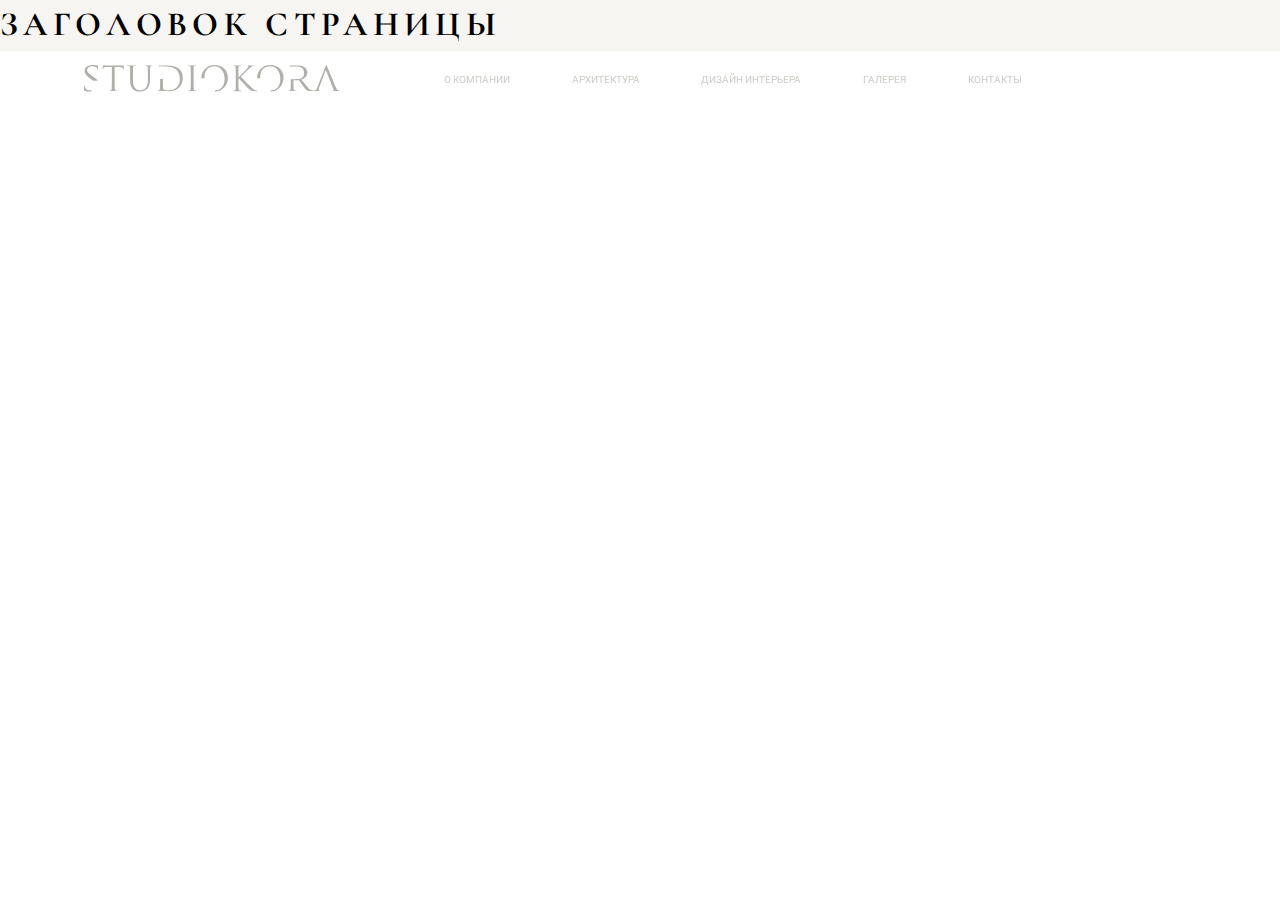
<file: project.html>
<!DOCTYPE html>
<html>
<head>
    <meta charset='utf-8'>
    <meta http-equiv='X-UA-Compatible' content='IE=edge'>
    <title>STUDIOKORA PROJECT</title>
    <meta name='viewport' content='width=device-width, initial-scale=1'>
    <link href="https://cdn.jsdelivr.net/npm/bootstrap@5.1.3/dist/css/bootstrap.min.css" rel="stylesheet" integrity="sha384-1BmE4kWBq78iYhFldvKuhfTAU6auU8tT94WrHftjDbrCEXSU1oBoqyl2QvZ6jIW3" crossorigin="anonymous">
    <script src="https://cdn.jsdelivr.net/npm/bootstrap@5.1.3/dist/js/bootstrap.bundle.min.js" integrity="sha384-ka7Sk0Gln4gmtz2MlQnikT1wXgYsOg+OMhuP+IlRH9sENBO0LRn5q+8nbTov4+1p" crossorigin="anonymous"></script>
    <link rel='stylesheet' type='text/css' media='screen' href='style.css'>
    <link rel='stylesheet' type='text/css' media='screen' href='normalize.css'>
    
</head>

<body>  
    <input id="menu-checkbox" type="checkbox">    
    <div class="main-menu z_ind_2 mob_upper jst_cont_cen">
        <div class="flex jst_con_spb algn_cen m_auto">
            <a href="#" class="mob flex jst_cont_cen">
                <svg width="24" height="24" viewBox="0 0 24 24" fill="none" xmlns="http://www.w3.org/2000/svg">
                    <path d="M17.4 22.0001C13.3173 21.9948 9.40331 20.3706 6.5164 17.4837C3.62949 14.5968 2.00529 10.6828 2 6.60011C2 5.38012 2.48464 4.21009 3.34731 3.34742C4.20998 2.48476 5.38 2.00011 6.6 2.00011C6.85834 1.99815 7.11625 2.02159 7.37 2.07011C7.61531 2.10641 7.85647 2.1667 8.09 2.25011C8.25425 2.30774 8.40061 2.40725 8.51461 2.53879C8.62861 2.67033 8.7063 2.82934 8.74 3.00011L10.11 9.00011C10.1469 9.16298 10.1425 9.33249 10.0971 9.4932C10.0516 9.6539 9.96671 9.80067 9.85 9.92011C9.72 10.0601 9.71 10.0701 8.48 10.7101C9.46499 12.871 11.1932 14.6063 13.35 15.6001C14 14.3601 14.01 14.3501 14.15 14.2201C14.2694 14.1034 14.4162 14.0185 14.5769 13.9731C14.7376 13.9276 14.9071 13.9232 15.07 13.9601L21.07 15.3301C21.2353 15.3685 21.3881 15.4483 21.5141 15.562C21.64 15.6757 21.735 15.8196 21.79 15.9801C21.8744 16.2175 21.938 16.4617 21.98 16.7101C22.0202 16.9614 22.0403 17.2156 22.04 17.4701C22.0216 18.6849 21.5233 19.8431 20.654 20.6918C19.7847 21.5405 18.6149 22.0108 17.4 22.0001ZM6.6 4.00011C5.91125 4.00275 5.25146 4.27752 4.76443 4.76455C4.27741 5.25157 4.00263 5.91136 4 6.60011C4.00265 10.1532 5.41528 13.56 7.92769 16.0724C10.4401 18.5848 13.8469 19.9975 17.4 20.0001C18.0888 19.9975 18.7485 19.7227 19.2356 19.2357C19.7226 18.7487 19.9974 18.0889 20 17.4001V17.0701L15.36 16.0001L15.07 16.5501C14.62 17.4201 14.29 18.0501 13.45 17.7101C11.7929 17.117 10.2887 16.1621 9.04673 14.915C7.80477 13.6678 6.85622 12.1597 6.27 10.5001C5.91 9.72011 6.59 9.36011 7.45 8.91011L8 8.64011L6.93 4.00011H6.6Z" fill="#B1AFA9"/>
                </svg>
            </a>
            <svg class="" width="183" height="19" viewBox="0 0 183 19" fill="none" xmlns="http://www.w3.org/2000/svg">
                <path d="M108.402 11.6302V7.36982C108.402 3.59405 108.402 2.90755 108.352 2.14028C108.302 1.31243 108.111 0.928799 107.317 0.757173C107.127 0.706695 106.715 0.686504 106.494 0.686504C106.393 0.686504 106.303 0.636026 106.303 0.545165C106.303 0.403826 106.424 0.353347 106.685 0.353347C107.769 0.353347 109.195 0.424017 109.336 0.424017C109.557 0.424017 110.953 0.353347 111.676 0.353347C111.937 0.353347 112.058 0.403826 112.058 0.545165C112.058 0.646121 111.957 0.686504 111.867 0.686504C111.696 0.686504 111.555 0.706695 111.264 0.757173C110.611 0.878321 110.421 1.29224 110.37 2.14028C110.32 2.91764 110.32 3.59405 110.32 7.36982V8.82359C110.822 8.35919 115.191 3.90701 116.055 2.95802C116.728 2.25133 117.36 1.6254 117.36 1.21148C117.36 0.918704 117.24 0.777364 117.049 0.706695C116.928 0.656217 116.828 0.605739 116.828 0.514878C116.828 0.39373 116.948 0.343252 117.119 0.343252C117.601 0.343252 118.344 0.413921 118.927 0.413921C119.047 0.413921 120.634 0.343252 121.237 0.343252C121.498 0.343252 121.598 0.39373 121.598 0.514878C121.598 0.636025 121.548 0.686504 121.357 0.686504C120.996 0.686504 120.494 0.807651 120.012 1.02976C119.027 1.46387 118.495 2.06961 117.41 3.10946C116.808 3.69501 112.61 7.81403 112.108 8.41977C112.73 9.12646 117.752 14.3358 118.736 15.2545C120.765 17.1424 121.166 17.5361 122.331 18.0207C122.954 18.2832 123.657 18.3337 123.828 18.3337C123.999 18.3337 124.139 18.3842 124.139 18.475C124.139 18.5962 124.019 18.6668 123.607 18.6668H122.382C121.709 18.6668 121.247 18.6668 120.715 18.6164C119.439 18.4952 118.837 17.9601 117.802 17.1424C116.717 16.2439 111.606 10.7014 110.451 9.2678L110.33 11.6403C110.33 13.9623 110.33 15.8804 110.451 16.9001C110.521 17.6068 110.672 18.1318 111.395 18.2327C111.736 18.2832 112.118 18.3337 112.339 18.3337C112.479 18.3337 112.53 18.4044 112.53 18.475C112.53 18.5962 112.409 18.6668 112.148 18.6668H107.066C106.805 18.6668 106.685 18.6164 106.685 18.475C106.685 18.4044 106.735 18.3337 106.876 18.3337C107.096 18.3337 107.378 18.2832 107.599 18.2327C108.081 18.1318 108.201 17.6068 108.302 16.9001C108.402 15.8703 108.402 13.9522 108.402 11.6302ZM32.9304 10.9033V7.36982C32.9304 3.59405 32.9304 2.90755 32.8801 2.14028C32.8299 1.31243 32.6391 0.928799 31.8457 0.757173C31.6549 0.706695 31.2432 0.686504 31.0222 0.686504C30.9218 0.686504 30.8314 0.636026 30.8314 0.545165C30.8314 0.403826 30.9519 0.353347 31.213 0.353347C32.2977 0.353347 33.7639 0.424017 33.9849 0.424017C34.2058 0.424017 35.652 0.353347 36.375 0.353347C36.6362 0.353347 36.7567 0.403826 36.7567 0.545165C36.7567 0.646121 36.6562 0.686504 36.5659 0.686504C36.3951 0.686504 36.2545 0.706695 35.9633 0.757173C35.3105 0.85813 35.1197 1.29224 35.0695 2.14028C35.0193 2.91764 35.0193 3.59405 35.0193 7.36982V10.762C35.0193 14.255 35.7926 15.7492 36.827 16.7487C38.012 17.8592 39.0966 18.0813 40.4625 18.0813C41.9287 18.0813 43.3749 17.3746 44.2486 16.3348C45.3533 14.9516 45.6446 12.8921 45.6446 10.3985V7.36982C45.6446 3.59405 45.6446 2.90755 45.5943 2.14028C45.5441 1.31243 45.3533 0.928799 44.5599 0.757173C44.3691 0.706695 43.9574 0.686504 43.7364 0.686504C43.636 0.686504 43.5456 0.636026 43.5456 0.545165C43.5456 0.403826 43.6661 0.353347 43.9272 0.353347C45.0119 0.353347 46.3375 0.424017 46.4781 0.424017C46.6488 0.424017 47.7837 0.353347 48.5068 0.353347C48.7679 0.353347 48.8884 0.403826 48.8884 0.545165C48.8884 0.646121 48.788 0.686504 48.6976 0.686504C48.5268 0.686504 48.3862 0.686504 48.095 0.757173C47.4422 0.878321 47.2514 1.29224 47.2012 2.14028C47.151 2.91764 47.151 3.59405 47.151 7.36982V9.9644C47.151 12.5792 46.8597 15.4867 44.9315 17.2131C43.1941 18.7678 41.3864 19.0101 39.9704 19.0101C39.1469 19.0101 36.7165 18.9091 35.0092 17.2938C33.8543 16.1328 32.9304 14.4368 32.9304 10.9033ZM56.3703 10.0351V12.7003C56.3703 15.2949 56.4406 16.7487 56.6816 17.0818C57.0431 17.5664 57.9369 18.051 60.7791 18.051C65.459 18.051 68.4417 14.9718 68.4417 10.0048C68.4417 4.44208 65.2883 1.08023 58.9914 1.08023L54.6329 0.918703C54.2312 0.908608 53.3976 0.898512 53.3976 0.898512C53.267 0.726886 53.2269 0.333156 53.488 0.333156H59.8853C65.5996 0.333156 70.611 2.63496 70.611 9.24761C70.611 14.3863 67.1663 18.7375 60.7088 18.7375C58.6399 18.7375 53.719 18.6467 52.9959 18.6467C52.7348 18.6467 52.6143 18.5962 52.6143 18.4548C52.6143 18.3842 52.6645 18.3135 52.8051 18.3135C53.026 18.3135 53.3072 18.2933 53.5282 18.2125C53.9098 18.0914 54.0303 17.8693 54.1809 17.1727C54.3015 16.5468 54.3517 14.4772 54.3517 11.5191V10.0351H56.3703ZM5.34277 18.9293C4.96115 18.9697 4.54939 19 4.12759 19C2.82203 19 1.54659 18.8284 0.411755 18.3438C0.0301284 18.1722 0 18.0712 0 17.4251C0 16.2136 0.110471 15.2444 0.140599 14.8608C0.170728 14.5983 0.220942 14.4772 0.361541 14.4772C0.532269 14.4772 0.552354 14.5478 0.552354 14.7396C0.552354 14.9617 0.552354 15.2949 0.632697 15.6382C1.04445 17.4352 2.88229 18.1116 4.73016 18.1116C4.94106 18.1116 5.14192 18.1015 5.34277 18.0813V18.9293ZM10.0127 3.09936C10.0127 3.483 9.95242 3.65462 9.82186 3.65462C9.65114 3.65462 9.63105 3.53347 9.60092 3.34166C9.57079 3.04888 9.40007 2.40276 9.23938 2.13018C9.06865 1.86769 8.22506 0.848034 5.67419 0.848034C3.76605 0.848034 2.26967 1.88789 2.26967 3.65462C2.26967 5.03773 3.01284 5.88576 5.6541 7.72317L7.29108 8.86397C8.34557 9.60096 9.34985 10.3682 9.89216 11.2163H6.55795C6.27675 10.9942 5.96543 10.762 5.61393 10.5096L4.36862 9.62115C1.42608 7.51116 0.461969 6.00691 0.461969 4.36132C0.461969 1.76674 2.68143 0 6.19641 0C7.28103 0 8.18489 0.100956 8.87784 0.242295C9.40007 0.343252 9.62101 0.363443 9.85199 0.363443C10.0729 0.363443 10.1332 0.413921 10.1332 0.535069C10.1231 0.656217 10.0127 1.45377 10.0127 3.09936ZM21.9034 1.3831V11.6302C21.9034 13.9522 21.9034 15.8703 22.0239 16.89C22.0942 17.5967 22.2448 18.1217 22.9679 18.2226C23.3094 18.2731 23.8316 18.3236 24.0525 18.3236C24.1931 18.3236 24.2433 18.3943 24.2433 18.4649C24.2433 18.5861 24.1228 18.6567 23.8617 18.6567H18.539C18.2779 18.6567 18.1574 18.6063 18.1574 18.4649C18.1574 18.3943 18.2076 18.3236 18.3482 18.3236C18.5691 18.3236 18.8503 18.2731 19.0713 18.2226C19.5533 18.1217 19.6739 17.5967 19.7743 16.89C19.8948 15.8703 19.8948 13.9623 19.8948 11.6302V1.3831H19.6638L16.3296 1.43358C14.8332 1.45377 14.2608 1.6254 13.8691 2.21095C13.608 2.62487 13.5277 2.79649 13.4574 2.95802C13.3871 3.14984 13.3168 3.20032 13.2163 3.20032C13.146 3.20032 13.0958 3.12965 13.0958 2.97821C13.0958 2.73592 13.5779 0.85813 13.6281 0.656217C13.6683 0.514878 13.7586 0.201913 13.8591 0.201913C14.0298 0.201913 14.2708 0.242295 14.9236 0.292774C15.6266 0.363443 16.5405 0.413921 16.8317 0.413921H25.8703C27.4169 0.413921 28.0596 0.373539 28.2605 0.373539C28.381 0.373539 28.381 0.514878 28.381 0.666312C28.381 1.3932 28.4111 2.86716 28.4111 3.12965C28.4111 3.35175 28.3408 3.44261 28.2404 3.44261C28.1199 3.44261 28.0496 3.37194 28.0194 3.02869L27.9793 2.76621C27.8788 2.03932 27.2662 1.48406 24.9564 1.43358L22.1444 1.3831H21.9034ZM78.2736 7.36982V11.6302C78.2736 13.9522 78.2736 15.8703 78.3941 16.89C78.4644 17.5967 78.6151 18.1217 79.3382 18.2226C79.6796 18.2731 80.2019 18.3236 80.4228 18.3236C80.5634 18.3236 80.6136 18.3943 80.6136 18.4649C80.6136 18.5861 80.4931 18.6567 80.232 18.6567H74.9093C74.6482 18.6567 74.5277 18.6063 74.5277 18.4649C74.5277 18.3943 74.5779 18.3236 74.7185 18.3236C74.9394 18.3236 75.2206 18.3034 75.4416 18.2226C75.8232 18.1015 75.9437 17.8794 76.0943 17.1828C76.2149 16.5569 76.2651 14.5882 76.2651 11.6302V7.36982C76.2651 3.30128 76.245 2.28162 76.1948 1.86769C76.1245 1.28215 75.9738 0.918703 75.1804 0.757173C74.9896 0.706695 74.5779 0.686504 74.3569 0.686504C74.2565 0.686504 74.1661 0.636026 74.1661 0.545165C74.1661 0.403826 74.2866 0.353347 74.5478 0.353347C75.3411 0.353347 77.1488 0.424017 77.2693 0.424017C77.3899 0.424017 78.9063 0.353347 79.6294 0.353347C79.8905 0.353347 80.011 0.403826 80.011 0.545165C80.011 0.646121 79.9106 0.686504 79.8202 0.686504C79.6495 0.686504 79.5089 0.706695 79.2177 0.757173C78.5649 0.878321 78.3741 1.29224 78.3238 2.14028C78.2736 2.90755 78.2736 3.58395 78.2736 7.36982ZM86.107 9.42933H83.8072C83.8173 5.51222 86.6694 0 93.2977 0C98.7208 0 102.768 3.44261 102.768 9.08608C102.768 14.3964 99.1325 18.7981 93.5387 18.9899V18.0712H93.7998C95.9691 18.0712 100.448 16.8092 100.448 9.76249C100.448 3.9474 96.9332 0.817747 93.1169 0.817747C89.0897 0.817747 86.0769 3.483 86.0769 8.79331L86.107 9.42933ZM125.887 9.42933H123.587C123.607 5.50213 126.449 0 133.087 0C138.51 0 142.558 3.44261 142.558 9.08608C142.558 14.3964 138.912 18.7981 133.318 18.9899V18.0712H133.589C135.759 18.0712 140.238 16.8092 140.238 9.76249C140.238 3.9474 136.723 0.817747 132.906 0.817747C128.879 0.817747 125.866 3.483 125.866 8.79331L125.887 9.42933ZM167.996 15.9915C167.775 16.5972 167.655 17.1828 167.655 17.6169C167.655 18.1015 168.157 18.3236 168.568 18.3236H168.81C168.98 18.3236 169.051 18.3741 169.051 18.4649C169.051 18.6063 168.91 18.6567 168.689 18.6567H164.089H163.738H162.031C160.685 18.6567 160.082 18.5356 159.45 18.1923C158.415 17.6371 157.572 16.4458 156.196 14.6286C155.181 13.296 154.027 11.5999 153.544 10.9639C153.444 10.8629 153.374 10.8225 153.233 10.8225L149.788 10.8528C149.668 10.8528 149.618 10.9235 149.618 11.0446V11.6302C149.618 13.9522 149.618 15.8703 149.738 16.89C149.809 17.5967 149.959 18.1217 150.682 18.2226C151.024 18.2731 151.546 18.3236 151.767 18.3236C151.907 18.3236 151.958 18.3943 151.958 18.4649C151.958 18.5861 151.837 18.6567 151.576 18.6567H146.344C146.083 18.6567 145.962 18.6063 145.962 18.4649C145.962 18.3943 146.012 18.3236 146.153 18.3236C146.374 18.3236 146.655 18.2731 146.876 18.2226C147.358 18.1217 147.479 17.5967 147.579 16.89C147.7 15.8703 147.7 13.9623 147.7 11.6302V10.136H150.632C150.843 10.1461 152.621 10.0553 152.831 10.0553C153.414 10.0553 154.79 9.80287 155.352 9.41923C156.196 8.83369 157.19 8.339 157.19 5.96652C157.19 1.99894 154.539 1.13071 151.968 1.12062L151.024 1.09033L148.131 1.06004L146.786 1.04995C146.705 0.767269 146.695 0.373539 146.966 0.373539C148.051 0.373539 151.315 0.343252 152.068 0.343252C153.585 0.343252 156.135 0.484591 157.411 1.41339C158.014 1.8475 159.279 2.97821 159.47 4.6339C159.721 6.79437 158.947 9.22742 155.302 10.4086C157.28 12.9527 158.837 15.0122 160.233 16.5064C161.539 17.8895 162.573 18.152 163.176 18.2529C163.507 18.3034 163.778 18.3236 163.949 18.3236C164.13 18.3135 164.401 18.2933 164.561 18.2731C165.666 18.1318 166.148 17.203 166.59 15.9915L172.566 0.94899C172.837 0.141339 172.927 0 173.078 0C173.218 0 173.319 0.121148 173.61 0.868225C173.972 1.78693 178.26 11.7917 179.726 15.4766C180.59 17.6371 181.293 18.0207 181.795 18.1621C182.156 18.2832 182.518 18.3034 182.759 18.3034C182.9 18.3034 183 18.3236 183 18.4447C183 18.5861 182.779 18.6366 182.518 18.6366C182.156 18.6366 180.399 18.6366 178.732 18.5861C178.21 18.576 177.989 18.5962 177.989 18.4548C177.989 18.3539 178.009 18.3135 178.179 18.2529C178.23 18.2327 178.37 18.1318 178.37 17.9097C178.37 17.839 178.37 17.6876 178.32 17.5967L172.857 3.90701C172.786 3.7152 172.736 3.64453 172.666 3.64453C172.616 3.64453 172.545 3.74548 172.495 3.90701L167.996 15.9915Z" fill="#141215"/>
                </svg>
            <label class="mainmenu-close" for="menu-checkbox">
                <svg width="15" height="15" viewBox="0 0 22 22" fill="none" xmlns="http://www.w3.org/2000/svg">
                <rect x="1.41418" width="29" height="2" transform="rotate(45 1.41418 0)" fill="#141215"/>
                <rect x="21.9203" y="1.41431" width="29" height="2" transform="rotate(135 21.9203 1.41431)" fill="#141215"/>
                </svg>
            </label>
        </div>
        
            <a href="#">О КОМПАНИИ</a>
            <a href="#">АРХИТЕКТУРА</a>
            <a href="#">ДИЗАЙН ИНТЕРЬЕРА</a>
            <a href="#">ГАЛЕРЕЯ</a>
            <a href="#">КОНТАКТЫ</a>
        
    </div>


<header>
    <div class="z_ind_2 flex jst_con w_1  algn_cen">
        <a href="#" class="mob">
            <svg width="24" height="24" viewBox="0 0 24 24" fill="none" xmlns="http://www.w3.org/2000/svg">
                <path d="M17.4 22.0001C13.3173 21.9948 9.40331 20.3706 6.5164 17.4837C3.62949 14.5968 2.00529 10.6828 2 6.60011C2 5.38012 2.48464 4.21009 3.34731 3.34742C4.20998 2.48476 5.38 2.00011 6.6 2.00011C6.85834 1.99815 7.11625 2.02159 7.37 2.07011C7.61531 2.10641 7.85647 2.1667 8.09 2.25011C8.25425 2.30774 8.40061 2.40725 8.51461 2.53879C8.62861 2.67033 8.7063 2.82934 8.74 3.00011L10.11 9.00011C10.1469 9.16298 10.1425 9.33249 10.0971 9.4932C10.0516 9.6539 9.96671 9.80067 9.85 9.92011C9.72 10.0601 9.71 10.0701 8.48 10.7101C9.46499 12.871 11.1932 14.6063 13.35 15.6001C14 14.3601 14.01 14.3501 14.15 14.2201C14.2694 14.1034 14.4162 14.0185 14.5769 13.9731C14.7376 13.9276 14.9071 13.9232 15.07 13.9601L21.07 15.3301C21.2353 15.3685 21.3881 15.4483 21.5141 15.562C21.64 15.6757 21.735 15.8196 21.79 15.9801C21.8744 16.2175 21.938 16.4617 21.98 16.7101C22.0202 16.9614 22.0403 17.2156 22.04 17.4701C22.0216 18.6849 21.5233 19.8431 20.654 20.6918C19.7847 21.5405 18.6149 22.0108 17.4 22.0001ZM6.6 4.00011C5.91125 4.00275 5.25146 4.27752 4.76443 4.76455C4.27741 5.25157 4.00263 5.91136 4 6.60011C4.00265 10.1532 5.41528 13.56 7.92769 16.0724C10.4401 18.5848 13.8469 19.9975 17.4 20.0001C18.0888 19.9975 18.7485 19.7227 19.2356 19.2357C19.7226 18.7487 19.9974 18.0889 20 17.4001V17.0701L15.36 16.0001L15.07 16.5501C14.62 17.4201 14.29 18.0501 13.45 17.7101C11.7929 17.117 10.2887 16.1621 9.04673 14.915C7.80477 13.6678 6.85622 12.1597 6.27 10.5001C5.91 9.72011 6.59 9.36011 7.45 8.91011L8 8.64011L6.93 4.00011H6.6Z" fill="#B1AFA9"/>
            </svg>
        </a>
        <a href="#">   <!-- Studiokora svg-->
            <svg class="svg_switch1" width="272" height="28.01" viewBox="80 0 20 20" fill="none" xmlns="http://www.w3.org/2000/svg">
                <path d="M108.402 11.6302V7.36982C108.402 3.59405 108.402 2.90755 108.352 2.14028C108.302 1.31243 108.111 0.928799 107.317 0.757173C107.127 0.706695 106.715 0.686504 106.494 0.686504C106.393 0.686504 106.303 0.636026 106.303 0.545165C106.303 0.403826 106.424 0.353347 106.685 0.353347C107.769 0.353347 109.195 0.424017 109.336 0.424017C109.557 0.424017 110.953 0.353347 111.676 0.353347C111.937 0.353347 112.058 0.403826 112.058 0.545165C112.058 0.646121 111.957 0.686504 111.867 0.686504C111.696 0.686504 111.555 0.706695 111.264 0.757173C110.611 0.878321 110.421 1.29224 110.37 2.14028C110.32 2.91764 110.32 3.59405 110.32 7.36982V8.82359C110.822 8.35919 115.191 3.90701 116.055 2.95802C116.728 2.25133 117.36 1.6254 117.36 1.21148C117.36 0.918704 117.24 0.777364 117.049 0.706695C116.928 0.656217 116.828 0.605739 116.828 0.514878C116.828 0.39373 116.948 0.343252 117.119 0.343252C117.601 0.343252 118.344 0.413921 118.927 0.413921C119.047 0.413921 120.634 0.343252 121.237 0.343252C121.498 0.343252 121.598 0.39373 121.598 0.514878C121.598 0.636025 121.548 0.686504 121.357 0.686504C120.996 0.686504 120.494 0.807651 120.012 1.02976C119.027 1.46387 118.495 2.06961 117.41 3.10946C116.808 3.69501 112.61 7.81403 112.108 8.41977C112.73 9.12646 117.752 14.3358 118.736 15.2545C120.765 17.1424 121.166 17.5361 122.331 18.0207C122.954 18.2832 123.657 18.3337 123.828 18.3337C123.999 18.3337 124.139 18.3842 124.139 18.475C124.139 18.5962 124.019 18.6668 123.607 18.6668H122.382C121.709 18.6668 121.247 18.6668 120.715 18.6164C119.439 18.4952 118.837 17.9601 117.802 17.1424C116.717 16.2439 111.606 10.7014 110.451 9.2678L110.33 11.6403C110.33 13.9623 110.33 15.8804 110.451 16.9001C110.521 17.6068 110.672 18.1318 111.395 18.2327C111.736 18.2832 112.118 18.3337 112.339 18.3337C112.479 18.3337 112.53 18.4044 112.53 18.475C112.53 18.5962 112.409 18.6668 112.148 18.6668H107.066C106.805 18.6668 106.685 18.6164 106.685 18.475C106.685 18.4044 106.735 18.3337 106.876 18.3337C107.096 18.3337 107.378 18.2832 107.599 18.2327C108.081 18.1318 108.201 17.6068 108.302 16.9001C108.402 15.8703 108.402 13.9522 108.402 11.6302ZM32.9304 10.9033V7.36982C32.9304 3.59405 32.9304 2.90755 32.8801 2.14028C32.8299 1.31243 32.6391 0.928799 31.8457 0.757173C31.6549 0.706695 31.2432 0.686504 31.0222 0.686504C30.9218 0.686504 30.8314 0.636026 30.8314 0.545165C30.8314 0.403826 30.9519 0.353347 31.213 0.353347C32.2977 0.353347 33.7639 0.424017 33.9849 0.424017C34.2058 0.424017 35.652 0.353347 36.375 0.353347C36.6362 0.353347 36.7567 0.403826 36.7567 0.545165C36.7567 0.646121 36.6562 0.686504 36.5659 0.686504C36.3951 0.686504 36.2545 0.706695 35.9633 0.757173C35.3105 0.85813 35.1197 1.29224 35.0695 2.14028C35.0193 2.91764 35.0193 3.59405 35.0193 7.36982V10.762C35.0193 14.255 35.7926 15.7492 36.827 16.7487C38.012 17.8592 39.0966 18.0813 40.4625 18.0813C41.9287 18.0813 43.3749 17.3746 44.2486 16.3348C45.3533 14.9516 45.6446 12.8921 45.6446 10.3985V7.36982C45.6446 3.59405 45.6446 2.90755 45.5943 2.14028C45.5441 1.31243 45.3533 0.928799 44.5599 0.757173C44.3691 0.706695 43.9574 0.686504 43.7364 0.686504C43.636 0.686504 43.5456 0.636026 43.5456 0.545165C43.5456 0.403826 43.6661 0.353347 43.9272 0.353347C45.0119 0.353347 46.3375 0.424017 46.4781 0.424017C46.6488 0.424017 47.7837 0.353347 48.5068 0.353347C48.7679 0.353347 48.8884 0.403826 48.8884 0.545165C48.8884 0.646121 48.788 0.686504 48.6976 0.686504C48.5268 0.686504 48.3862 0.686504 48.095 0.757173C47.4422 0.878321 47.2514 1.29224 47.2012 2.14028C47.151 2.91764 47.151 3.59405 47.151 7.36982V9.9644C47.151 12.5792 46.8597 15.4867 44.9315 17.2131C43.1941 18.7678 41.3864 19.0101 39.9704 19.0101C39.1469 19.0101 36.7165 18.9091 35.0092 17.2938C33.8543 16.1328 32.9304 14.4368 32.9304 10.9033ZM56.3703 10.0351V12.7003C56.3703 15.2949 56.4406 16.7487 56.6816 17.0818C57.0431 17.5664 57.9369 18.051 60.7791 18.051C65.459 18.051 68.4417 14.9718 68.4417 10.0048C68.4417 4.44208 65.2883 1.08023 58.9914 1.08023L54.6329 0.918703C54.2312 0.908608 53.3976 0.898512 53.3976 0.898512C53.267 0.726886 53.2269 0.333156 53.488 0.333156H59.8853C65.5996 0.333156 70.611 2.63496 70.611 9.24761C70.611 14.3863 67.1663 18.7375 60.7088 18.7375C58.6399 18.7375 53.719 18.6467 52.9959 18.6467C52.7348 18.6467 52.6143 18.5962 52.6143 18.4548C52.6143 18.3842 52.6645 18.3135 52.8051 18.3135C53.026 18.3135 53.3072 18.2933 53.5282 18.2125C53.9098 18.0914 54.0303 17.8693 54.1809 17.1727C54.3015 16.5468 54.3517 14.4772 54.3517 11.5191V10.0351H56.3703ZM5.34277 18.9293C4.96115 18.9697 4.54939 19 4.12759 19C2.82203 19 1.54659 18.8284 0.411755 18.3438C0.0301284 18.1722 0 18.0712 0 17.4251C0 16.2136 0.110471 15.2444 0.140599 14.8608C0.170728 14.5983 0.220942 14.4772 0.361541 14.4772C0.532269 14.4772 0.552354 14.5478 0.552354 14.7396C0.552354 14.9617 0.552354 15.2949 0.632697 15.6382C1.04445 17.4352 2.88229 18.1116 4.73016 18.1116C4.94106 18.1116 5.14192 18.1015 5.34277 18.0813V18.9293ZM10.0127 3.09936C10.0127 3.483 9.95242 3.65462 9.82186 3.65462C9.65114 3.65462 9.63105 3.53347 9.60092 3.34166C9.57079 3.04888 9.40007 2.40276 9.23938 2.13018C9.06865 1.86769 8.22506 0.848034 5.67419 0.848034C3.76605 0.848034 2.26967 1.88789 2.26967 3.65462C2.26967 5.03773 3.01284 5.88576 5.6541 7.72317L7.29108 8.86397C8.34557 9.60096 9.34985 10.3682 9.89216 11.2163H6.55795C6.27675 10.9942 5.96543 10.762 5.61393 10.5096L4.36862 9.62115C1.42608 7.51116 0.461969 6.00691 0.461969 4.36132C0.461969 1.76674 2.68143 0 6.19641 0C7.28103 0 8.18489 0.100956 8.87784 0.242295C9.40007 0.343252 9.62101 0.363443 9.85199 0.363443C10.0729 0.363443 10.1332 0.413921 10.1332 0.535069C10.1231 0.656217 10.0127 1.45377 10.0127 3.09936ZM21.9034 1.3831V11.6302C21.9034 13.9522 21.9034 15.8703 22.0239 16.89C22.0942 17.5967 22.2448 18.1217 22.9679 18.2226C23.3094 18.2731 23.8316 18.3236 24.0525 18.3236C24.1931 18.3236 24.2433 18.3943 24.2433 18.4649C24.2433 18.5861 24.1228 18.6567 23.8617 18.6567H18.539C18.2779 18.6567 18.1574 18.6063 18.1574 18.4649C18.1574 18.3943 18.2076 18.3236 18.3482 18.3236C18.5691 18.3236 18.8503 18.2731 19.0713 18.2226C19.5533 18.1217 19.6739 17.5967 19.7743 16.89C19.8948 15.8703 19.8948 13.9623 19.8948 11.6302V1.3831H19.6638L16.3296 1.43358C14.8332 1.45377 14.2608 1.6254 13.8691 2.21095C13.608 2.62487 13.5277 2.79649 13.4574 2.95802C13.3871 3.14984 13.3168 3.20032 13.2163 3.20032C13.146 3.20032 13.0958 3.12965 13.0958 2.97821C13.0958 2.73592 13.5779 0.85813 13.6281 0.656217C13.6683 0.514878 13.7586 0.201913 13.8591 0.201913C14.0298 0.201913 14.2708 0.242295 14.9236 0.292774C15.6266 0.363443 16.5405 0.413921 16.8317 0.413921H25.8703C27.4169 0.413921 28.0596 0.373539 28.2605 0.373539C28.381 0.373539 28.381 0.514878 28.381 0.666312C28.381 1.3932 28.4111 2.86716 28.4111 3.12965C28.4111 3.35175 28.3408 3.44261 28.2404 3.44261C28.1199 3.44261 28.0496 3.37194 28.0194 3.02869L27.9793 2.76621C27.8788 2.03932 27.2662 1.48406 24.9564 1.43358L22.1444 1.3831H21.9034ZM78.2736 7.36982V11.6302C78.2736 13.9522 78.2736 15.8703 78.3941 16.89C78.4644 17.5967 78.6151 18.1217 79.3382 18.2226C79.6796 18.2731 80.2019 18.3236 80.4228 18.3236C80.5634 18.3236 80.6136 18.3943 80.6136 18.4649C80.6136 18.5861 80.4931 18.6567 80.232 18.6567H74.9093C74.6482 18.6567 74.5277 18.6063 74.5277 18.4649C74.5277 18.3943 74.5779 18.3236 74.7185 18.3236C74.9394 18.3236 75.2206 18.3034 75.4416 18.2226C75.8232 18.1015 75.9437 17.8794 76.0943 17.1828C76.2149 16.5569 76.2651 14.5882 76.2651 11.6302V7.36982C76.2651 3.30128 76.245 2.28162 76.1948 1.86769C76.1245 1.28215 75.9738 0.918703 75.1804 0.757173C74.9896 0.706695 74.5779 0.686504 74.3569 0.686504C74.2565 0.686504 74.1661 0.636026 74.1661 0.545165C74.1661 0.403826 74.2866 0.353347 74.5478 0.353347C75.3411 0.353347 77.1488 0.424017 77.2693 0.424017C77.3899 0.424017 78.9063 0.353347 79.6294 0.353347C79.8905 0.353347 80.011 0.403826 80.011 0.545165C80.011 0.646121 79.9106 0.686504 79.8202 0.686504C79.6495 0.686504 79.5089 0.706695 79.2177 0.757173C78.5649 0.878321 78.3741 1.29224 78.3238 2.14028C78.2736 2.90755 78.2736 3.58395 78.2736 7.36982ZM86.107 9.42933H83.8072C83.8173 5.51222 86.6694 0 93.2977 0C98.7208 0 102.768 3.44261 102.768 9.08608C102.768 14.3964 99.1325 18.7981 93.5387 18.9899V18.0712H93.7998C95.9691 18.0712 100.448 16.8092 100.448 9.76249C100.448 3.9474 96.9332 0.817747 93.1169 0.817747C89.0897 0.817747 86.0769 3.483 86.0769 8.79331L86.107 9.42933ZM125.887 9.42933H123.587C123.607 5.50213 126.449 0 133.087 0C138.51 0 142.558 3.44261 142.558 9.08608C142.558 14.3964 138.912 18.7981 133.318 18.9899V18.0712H133.589C135.759 18.0712 140.238 16.8092 140.238 9.76249C140.238 3.9474 136.723 0.817747 132.906 0.817747C128.879 0.817747 125.866 3.483 125.866 8.79331L125.887 9.42933ZM167.996 15.9915C167.775 16.5972 167.655 17.1828 167.655 17.6169C167.655 18.1015 168.157 18.3236 168.568 18.3236H168.81C168.98 18.3236 169.051 18.3741 169.051 18.4649C169.051 18.6063 168.91 18.6567 168.689 18.6567H164.089H163.738H162.031C160.685 18.6567 160.082 18.5356 159.45 18.1923C158.415 17.6371 157.572 16.4458 156.196 14.6286C155.181 13.296 154.027 11.5999 153.544 10.9639C153.444 10.8629 153.374 10.8225 153.233 10.8225L149.788 10.8528C149.668 10.8528 149.618 10.9235 149.618 11.0446V11.6302C149.618 13.9522 149.618 15.8703 149.738 16.89C149.809 17.5967 149.959 18.1217 150.682 18.2226C151.024 18.2731 151.546 18.3236 151.767 18.3236C151.907 18.3236 151.958 18.3943 151.958 18.4649C151.958 18.5861 151.837 18.6567 151.576 18.6567H146.344C146.083 18.6567 145.962 18.6063 145.962 18.4649C145.962 18.3943 146.012 18.3236 146.153 18.3236C146.374 18.3236 146.655 18.2731 146.876 18.2226C147.358 18.1217 147.479 17.5967 147.579 16.89C147.7 15.8703 147.7 13.9623 147.7 11.6302V10.136H150.632C150.843 10.1461 152.621 10.0553 152.831 10.0553C153.414 10.0553 154.79 9.80287 155.352 9.41923C156.196 8.83369 157.19 8.339 157.19 5.96652C157.19 1.99894 154.539 1.13071 151.968 1.12062L151.024 1.09033L148.131 1.06004L146.786 1.04995C146.705 0.767269 146.695 0.373539 146.966 0.373539C148.051 0.373539 151.315 0.343252 152.068 0.343252C153.585 0.343252 156.135 0.484591 157.411 1.41339C158.014 1.8475 159.279 2.97821 159.47 4.6339C159.721 6.79437 158.947 9.22742 155.302 10.4086C157.28 12.9527 158.837 15.0122 160.233 16.5064C161.539 17.8895 162.573 18.152 163.176 18.2529C163.507 18.3034 163.778 18.3236 163.949 18.3236C164.13 18.3135 164.401 18.2933 164.561 18.2731C165.666 18.1318 166.148 17.203 166.59 15.9915L172.566 0.94899C172.837 0.141339 172.927 0 173.078 0C173.218 0 173.319 0.121148 173.61 0.868225C173.972 1.78693 178.26 11.7917 179.726 15.4766C180.59 17.6371 181.293 18.0207 181.795 18.1621C182.156 18.2832 182.518 18.3034 182.759 18.3034C182.9 18.3034 183 18.3236 183 18.4447C183 18.5861 182.779 18.6366 182.518 18.6366C182.156 18.6366 180.399 18.6366 178.732 18.5861C178.21 18.576 177.989 18.5962 177.989 18.4548C177.989 18.3539 178.009 18.3135 178.179 18.2529C178.23 18.2327 178.37 18.1318 178.37 17.9097C178.37 17.839 178.37 17.6876 178.32 17.5967L172.857 3.90701C172.786 3.7152 172.736 3.64453 172.666 3.64453C172.616 3.64453 172.545 3.74548 172.495 3.90701L167.996 15.9915Z" fill="#B1AFA9"/>
            </svg>
            <svg class="svg_switch2" width="243" height="25" viewBox="0 0 243 25" fill="none" xmlns="http://www.w3.org/2000/svg">
                <path d="M143.944 15.3029V9.69713C143.944 4.72901 143.944 3.82572 143.877 2.81615C143.81 1.72689 143.557 1.2221 142.503 0.996281C142.25 0.929862 141.703 0.903294 141.41 0.903294C141.277 0.903294 141.157 0.836876 141.157 0.717322C141.157 0.53135 141.317 0.464931 141.663 0.464931C143.104 0.464931 144.997 0.557917 145.184 0.557917C145.477 0.557917 147.331 0.464931 148.291 0.464931C148.638 0.464931 148.798 0.53135 148.798 0.717322C148.798 0.850159 148.664 0.903294 148.544 0.903294C148.318 0.903294 148.131 0.929862 147.744 0.996281C146.878 1.15569 146.624 1.70032 146.557 2.81615C146.491 3.839 146.491 4.72901 146.491 9.69713V11.61C147.158 10.9989 152.959 5.14081 154.105 3.89214C154.999 2.96227 155.839 2.13868 155.839 1.59405C155.839 1.20882 155.679 1.02285 155.426 0.929862C155.266 0.863443 155.132 0.797024 155.132 0.677471C155.132 0.518066 155.292 0.451647 155.519 0.451647C156.159 0.451647 157.146 0.544633 157.919 0.544633C158.079 0.544633 160.186 0.451647 160.987 0.451647C161.333 0.451647 161.467 0.518066 161.467 0.677471C161.467 0.836876 161.4 0.903294 161.147 0.903294C160.666 0.903294 160 1.0627 159.36 1.35494C158.053 1.92614 157.346 2.72317 155.906 4.09139C155.106 4.86185 149.531 10.2816 148.864 11.0786C149.691 12.0085 156.359 18.8629 157.666 20.0717C160.36 22.5558 160.893 23.0739 162.44 23.7115C163.267 24.0569 164.2 24.1233 164.427 24.1233C164.654 24.1233 164.84 24.1897 164.84 24.3092C164.84 24.4686 164.68 24.5616 164.134 24.5616H162.507C161.613 24.5616 161 24.5616 160.293 24.4952C158.599 24.3358 157.799 23.6318 156.426 22.5558C154.986 21.3735 148.198 14.0808 146.664 12.1945L146.504 15.3162C146.504 18.3714 146.504 20.8953 146.664 22.237C146.757 23.1668 146.958 23.8576 147.918 23.9904C148.371 24.0569 148.878 24.1233 149.171 24.1233C149.358 24.1233 149.425 24.2163 149.425 24.3092C149.425 24.4686 149.265 24.5616 148.918 24.5616H142.17C141.823 24.5616 141.663 24.4952 141.663 24.3092C141.663 24.2163 141.73 24.1233 141.917 24.1233C142.21 24.1233 142.583 24.0569 142.877 23.9904C143.517 23.8576 143.677 23.1668 143.81 22.237C143.944 20.882 143.944 18.3581 143.944 15.3029ZM43.7272 14.3464V9.69713C43.7272 4.72901 43.7272 3.82572 43.6605 2.81615C43.5938 1.72689 43.3405 1.2221 42.287 0.996281C42.0336 0.929862 41.4868 0.903294 41.1934 0.903294C41.0601 0.903294 40.9401 0.836876 40.9401 0.717322C40.9401 0.53135 41.1001 0.464931 41.4468 0.464931C42.8871 0.464931 44.834 0.557917 45.1274 0.557917C45.4208 0.557917 47.3411 0.464931 48.3013 0.464931C48.648 0.464931 48.808 0.53135 48.808 0.717322C48.808 0.850159 48.6747 0.903294 48.5547 0.903294C48.328 0.903294 48.1413 0.929862 47.7545 0.996281C46.8877 1.12912 46.6343 1.70032 46.5677 2.81615C46.501 3.839 46.501 4.72901 46.501 9.69713V14.1605C46.501 18.7566 47.5278 20.7226 48.9014 22.0377C50.475 23.4989 51.9152 23.7912 53.7288 23.7912C55.6758 23.7912 57.5961 22.8613 58.7563 21.4931C60.2232 19.6732 60.61 16.9633 60.61 13.6823V9.69713C60.61 4.72901 60.61 3.82572 60.5433 2.81615C60.4766 1.72689 60.2232 1.2221 59.1697 0.996281C58.9164 0.929862 58.3696 0.903294 58.0762 0.903294C57.9429 0.903294 57.8229 0.836876 57.8229 0.717322C57.8229 0.53135 57.9829 0.464931 58.3296 0.464931C59.7698 0.464931 61.5301 0.557917 61.7168 0.557917C61.9435 0.557917 63.4504 0.464931 64.4106 0.464931C64.7573 0.464931 64.9174 0.53135 64.9174 0.717322C64.9174 0.850159 64.784 0.903294 64.664 0.903294C64.4373 0.903294 64.2506 0.903294 63.8638 0.996281C62.997 1.15569 62.7437 1.70032 62.677 2.81615C62.6103 3.839 62.6103 4.72901 62.6103 9.69713V13.1111C62.6103 16.5515 62.2236 20.3773 59.6632 22.6488C57.3561 24.6945 54.9557 25.0133 53.0754 25.0133C51.9819 25.0133 48.7547 24.8804 46.4877 22.755C44.9541 21.2274 43.7272 18.9957 43.7272 14.3464ZM74.8523 13.204V16.7109C74.8523 20.1249 74.9457 22.0377 75.2657 22.4761C75.7458 23.1137 76.9327 23.7513 80.7066 23.7513C86.921 23.7513 90.8816 19.6998 90.8816 13.1642C90.8816 5.84485 86.6943 1.42136 78.3329 1.42136L72.5453 1.20882C72.0119 1.19554 70.905 1.18225 70.905 1.18225C70.7316 0.956429 70.6783 0.438363 71.025 0.438363H79.5198C87.1077 0.438363 93.7621 3.46706 93.7621 12.1679C93.7621 18.9293 89.188 24.6546 80.6133 24.6546C77.8662 24.6546 71.3317 24.5351 70.3716 24.5351C70.0249 24.5351 69.8648 24.4687 69.8648 24.2827C69.8648 24.1897 69.9315 24.0967 70.1182 24.0967C70.4116 24.0967 70.785 24.0701 71.0784 23.9639C71.5851 23.8045 71.7451 23.5122 71.9452 22.5956C72.1052 21.7721 72.1719 19.0489 72.1719 15.1567V13.204H74.8523ZM7.0945 24.907C6.58775 24.9601 6.04099 25 5.4809 25C3.74728 25 2.05367 24.7742 0.546757 24.1366C0.0400066 23.9107 0 23.7779 0 22.9277C0 21.3337 0.146691 20.0584 0.186697 19.5537C0.226704 19.2083 0.293382 19.0489 0.480079 19.0489C0.706783 19.0489 0.733454 19.1419 0.733454 19.3943C0.733454 19.6865 0.733454 20.1249 0.840138 20.5765C1.38689 22.941 3.8273 23.831 6.28103 23.831C6.56108 23.831 6.82779 23.8177 7.0945 23.7912V24.907ZM13.2955 4.07811C13.2955 4.58289 13.2155 4.80871 13.0421 4.80871C12.8154 4.80871 12.7888 4.64931 12.7488 4.39692C12.7088 4.01169 12.4821 3.16153 12.2687 2.80287C12.042 2.45749 10.9218 1.11583 7.53457 1.11583C5.00082 1.11583 3.01383 2.48406 3.01383 4.80871C3.01383 6.62859 4.00066 7.74442 7.5079 10.1621L9.68159 11.6631C11.0818 12.6328 12.4154 13.6424 13.1355 14.7582H8.7081C8.33471 14.466 7.9213 14.1605 7.45456 13.8284L5.80095 12.6594C1.89364 9.8831 0.613434 7.90383 0.613434 5.73858C0.613434 2.32465 3.56059 0 8.22802 0C9.66826 0 10.8685 0.132837 11.7886 0.31881C12.4821 0.451647 12.7754 0.478215 13.0822 0.478215C13.3755 0.478215 13.4555 0.544633 13.4555 0.704038C13.4422 0.863443 13.2955 1.91286 13.2955 4.07811ZM29.0848 1.81987V15.3029C29.0848 18.3581 29.0848 20.882 29.2448 22.2237C29.3382 23.1536 29.5382 23.8443 30.4984 23.9772C30.9518 24.0436 31.6452 24.11 31.9386 24.11C32.1253 24.11 32.192 24.203 32.192 24.296C32.192 24.4554 32.0319 24.5484 31.6852 24.5484H24.6174C24.2707 24.5484 24.1106 24.4819 24.1106 24.296C24.1106 24.203 24.1773 24.11 24.364 24.11C24.6574 24.11 25.0308 24.0436 25.3242 23.9772C25.9643 23.8443 26.1243 23.1536 26.2577 22.2237C26.4177 20.882 26.4177 18.3714 26.4177 15.3029V1.81987H26.111L21.6836 1.88629C19.6966 1.91286 18.9365 2.13868 18.4164 2.90914C18.0696 3.45377 17.963 3.6796 17.8696 3.89214C17.7763 4.14453 17.6829 4.21095 17.5496 4.21095C17.4562 4.21095 17.3895 4.11796 17.3895 3.9187C17.3895 3.59989 18.0296 1.12912 18.0963 0.863443C18.1497 0.677471 18.2697 0.265675 18.403 0.265675C18.6297 0.265675 18.9498 0.31881 19.8166 0.385228C20.7501 0.478215 21.9636 0.544633 22.3503 0.544633H34.3523C36.406 0.544633 37.2595 0.491498 37.5262 0.491498C37.6862 0.491498 37.6862 0.677471 37.6862 0.876727C37.6862 1.83316 37.7262 3.77258 37.7262 4.11796C37.7262 4.4102 37.6329 4.52976 37.4995 4.52976C37.3395 4.52976 37.2461 4.43677 37.2061 3.98512L37.1528 3.63974C37.0194 2.68332 36.206 1.95271 33.1388 1.88629L29.4048 1.81987H29.0848ZM103.937 9.69713V15.3029C103.937 18.3581 103.937 20.882 104.097 22.2237C104.19 23.1536 104.391 23.8443 105.351 23.9772C105.804 24.0436 106.498 24.11 106.791 24.11C106.978 24.11 107.044 24.203 107.044 24.296C107.044 24.4554 106.884 24.5484 106.538 24.5484H99.4697C99.123 24.5484 98.963 24.4819 98.963 24.296C98.963 24.203 99.0296 24.11 99.2163 24.11C99.5097 24.11 99.8831 24.0834 100.176 23.9772C100.683 23.8177 100.843 23.5255 101.043 22.6089C101.203 21.7853 101.27 19.195 101.27 15.3029V9.69713C101.27 4.34378 101.243 3.00213 101.177 2.45749C101.083 1.68704 100.883 1.20882 99.8298 0.996281C99.5764 0.929862 99.0296 0.903294 98.7363 0.903294C98.6029 0.903294 98.4829 0.836876 98.4829 0.717322C98.4829 0.53135 98.6429 0.464931 98.9896 0.464931C100.043 0.464931 102.444 0.557917 102.604 0.557917C102.764 0.557917 104.777 0.464931 105.737 0.464931C106.084 0.464931 106.244 0.53135 106.244 0.717322C106.244 0.850159 106.111 0.903294 105.991 0.903294C105.764 0.903294 105.577 0.929862 105.191 0.996281C104.324 1.15569 104.07 1.70032 104.004 2.81615C103.937 3.82572 103.937 4.71573 103.937 9.69713ZM114.339 12.407H111.285C111.298 7.25292 115.086 0 123.887 0C131.088 0 136.462 4.52976 136.462 11.9554C136.462 18.9426 131.635 24.7343 124.207 24.9867V23.7779H124.554C127.434 23.7779 133.382 22.1174 133.382 12.8454C133.382 5.19394 128.715 1.07598 123.647 1.07598C118.299 1.07598 114.299 4.58289 114.299 11.5701L114.339 12.407ZM167.161 12.407H164.107C164.134 7.23964 167.908 0 176.722 0C183.924 0 189.298 4.52976 189.298 11.9554C189.298 18.9426 184.457 24.7343 177.029 24.9867V23.7779H177.389C180.27 23.7779 186.217 22.1174 186.217 12.8454C186.217 5.19394 181.55 1.07598 176.482 1.07598C171.135 1.07598 167.134 4.58289 167.134 11.5701L167.161 12.407ZM223.077 21.0414C222.783 21.8385 222.623 22.6089 222.623 23.1801C222.623 23.8177 223.29 24.11 223.837 24.11H224.157C224.384 24.11 224.477 24.1764 224.477 24.296C224.477 24.4819 224.29 24.5484 223.997 24.5484H217.889H217.422H215.155C213.368 24.5484 212.568 24.3889 211.728 23.9373C210.355 23.2067 209.234 21.6392 207.407 19.2481C206.061 17.4947 204.527 15.263 203.887 14.4261C203.754 14.2933 203.66 14.2402 203.473 14.2402L198.899 14.28C198.739 14.28 198.673 14.373 198.673 14.5324V15.3029C198.673 18.3581 198.673 20.882 198.833 22.2237C198.926 23.1536 199.126 23.8443 200.086 23.9772C200.54 24.0436 201.233 24.11 201.526 24.11C201.713 24.11 201.78 24.203 201.78 24.296C201.78 24.4554 201.62 24.5484 201.273 24.5484H194.325C193.979 24.5484 193.819 24.4819 193.819 24.296C193.819 24.203 193.885 24.11 194.072 24.11C194.365 24.11 194.739 24.0436 195.032 23.9772C195.672 23.8443 195.832 23.1536 195.966 22.2237C196.126 20.882 196.126 18.3714 196.126 15.3029V13.3369H200.02C200.3 13.3502 202.66 13.2306 202.94 13.2306C203.714 13.2306 205.541 12.8985 206.287 12.3937C207.407 11.6233 208.728 10.9724 208.728 7.85069C208.728 2.63018 205.207 1.48778 201.793 1.4745L200.54 1.43464L196.699 1.39479L194.912 1.38151C194.805 1.00956 194.792 0.491498 195.152 0.491498C196.592 0.491498 200.926 0.451647 201.927 0.451647C203.94 0.451647 207.327 0.637619 209.021 1.85972C209.821 2.43092 211.501 3.9187 211.755 6.09724C212.088 8.93996 211.061 12.1413 206.221 13.6955C208.848 17.043 210.915 19.7529 212.768 21.7189C214.502 23.5388 215.876 23.8842 216.676 24.017C217.116 24.0834 217.476 24.11 217.703 24.11C217.943 24.0967 218.303 24.0701 218.516 24.0436C219.983 23.8576 220.623 22.6355 221.21 21.0414L229.144 1.24867C229.504 0.185972 229.624 0 229.824 0C230.011 0 230.145 0.159405 230.531 1.1424C231.011 2.35122 236.706 15.5154 238.653 20.364C239.799 23.2067 240.733 23.7115 241.4 23.8974C241.88 24.0569 242.36 24.0834 242.68 24.0834C242.867 24.0834 243 24.11 243 24.2694C243 24.4554 242.707 24.5218 242.36 24.5218C241.88 24.5218 239.546 24.5218 237.332 24.4554C236.639 24.4421 236.346 24.4687 236.346 24.2827C236.346 24.1498 236.372 24.0967 236.599 24.017C236.666 23.9904 236.852 23.8576 236.852 23.5654C236.852 23.4724 236.852 23.2731 236.786 23.1536L229.531 5.14081C229.438 4.88842 229.371 4.79543 229.278 4.79543C229.211 4.79543 229.118 4.92827 229.051 5.14081L223.077 21.0414Z" fill="#131217"/>
                </svg>
            <svg class="svg_switch3" width="183" height="19" viewBox="0 0 183 19" fill="none" xmlns="http://www.w3.org/2000/svg">
                <path d="M108.402 11.6302V7.36982C108.402 3.59405 108.402 2.90755 108.352 2.14028C108.302 1.31243 108.111 0.928799 107.317 0.757173C107.127 0.706695 106.715 0.686504 106.494 0.686504C106.393 0.686504 106.303 0.636026 106.303 0.545165C106.303 0.403826 106.424 0.353347 106.685 0.353347C107.769 0.353347 109.195 0.424017 109.336 0.424017C109.557 0.424017 110.953 0.353347 111.676 0.353347C111.937 0.353347 112.058 0.403826 112.058 0.545165C112.058 0.646121 111.957 0.686504 111.867 0.686504C111.696 0.686504 111.555 0.706695 111.264 0.757173C110.611 0.878321 110.421 1.29224 110.37 2.14028C110.32 2.91764 110.32 3.59405 110.32 7.36982V8.82359C110.822 8.35919 115.191 3.90701 116.055 2.95802C116.728 2.25133 117.36 1.6254 117.36 1.21148C117.36 0.918704 117.24 0.777364 117.049 0.706695C116.928 0.656217 116.828 0.605739 116.828 0.514878C116.828 0.39373 116.948 0.343252 117.119 0.343252C117.601 0.343252 118.344 0.413921 118.927 0.413921C119.047 0.413921 120.634 0.343252 121.237 0.343252C121.498 0.343252 121.598 0.39373 121.598 0.514878C121.598 0.636025 121.548 0.686504 121.357 0.686504C120.996 0.686504 120.494 0.807651 120.012 1.02976C119.027 1.46387 118.495 2.06961 117.41 3.10946C116.808 3.69501 112.61 7.81403 112.108 8.41977C112.73 9.12646 117.752 14.3358 118.736 15.2545C120.765 17.1424 121.166 17.5361 122.331 18.0207C122.954 18.2832 123.657 18.3337 123.828 18.3337C123.999 18.3337 124.139 18.3842 124.139 18.475C124.139 18.5962 124.019 18.6668 123.607 18.6668H122.382C121.709 18.6668 121.247 18.6668 120.715 18.6164C119.439 18.4952 118.837 17.9601 117.802 17.1424C116.717 16.2439 111.606 10.7014 110.451 9.2678L110.33 11.6403C110.33 13.9623 110.33 15.8804 110.451 16.9001C110.521 17.6068 110.672 18.1318 111.395 18.2327C111.736 18.2832 112.118 18.3337 112.339 18.3337C112.479 18.3337 112.53 18.4044 112.53 18.475C112.53 18.5962 112.409 18.6668 112.148 18.6668H107.066C106.805 18.6668 106.685 18.6164 106.685 18.475C106.685 18.4044 106.735 18.3337 106.876 18.3337C107.096 18.3337 107.378 18.2832 107.599 18.2327C108.081 18.1318 108.201 17.6068 108.302 16.9001C108.402 15.8703 108.402 13.9522 108.402 11.6302ZM32.9304 10.9033V7.36982C32.9304 3.59405 32.9304 2.90755 32.8801 2.14028C32.8299 1.31243 32.6391 0.928799 31.8457 0.757173C31.6549 0.706695 31.2432 0.686504 31.0222 0.686504C30.9218 0.686504 30.8314 0.636026 30.8314 0.545165C30.8314 0.403826 30.9519 0.353347 31.213 0.353347C32.2977 0.353347 33.7639 0.424017 33.9849 0.424017C34.2058 0.424017 35.652 0.353347 36.375 0.353347C36.6362 0.353347 36.7567 0.403826 36.7567 0.545165C36.7567 0.646121 36.6562 0.686504 36.5659 0.686504C36.3951 0.686504 36.2545 0.706695 35.9633 0.757173C35.3105 0.85813 35.1197 1.29224 35.0695 2.14028C35.0193 2.91764 35.0193 3.59405 35.0193 7.36982V10.762C35.0193 14.255 35.7926 15.7492 36.827 16.7487C38.012 17.8592 39.0966 18.0813 40.4625 18.0813C41.9287 18.0813 43.3749 17.3746 44.2486 16.3348C45.3533 14.9516 45.6446 12.8921 45.6446 10.3985V7.36982C45.6446 3.59405 45.6446 2.90755 45.5943 2.14028C45.5441 1.31243 45.3533 0.928799 44.5599 0.757173C44.3691 0.706695 43.9574 0.686504 43.7364 0.686504C43.636 0.686504 43.5456 0.636026 43.5456 0.545165C43.5456 0.403826 43.6661 0.353347 43.9272 0.353347C45.0119 0.353347 46.3375 0.424017 46.4781 0.424017C46.6488 0.424017 47.7837 0.353347 48.5068 0.353347C48.7679 0.353347 48.8884 0.403826 48.8884 0.545165C48.8884 0.646121 48.788 0.686504 48.6976 0.686504C48.5268 0.686504 48.3862 0.686504 48.095 0.757173C47.4422 0.878321 47.2514 1.29224 47.2012 2.14028C47.151 2.91764 47.151 3.59405 47.151 7.36982V9.9644C47.151 12.5792 46.8597 15.4867 44.9315 17.2131C43.1941 18.7678 41.3864 19.0101 39.9704 19.0101C39.1469 19.0101 36.7165 18.9091 35.0092 17.2938C33.8543 16.1328 32.9304 14.4368 32.9304 10.9033ZM56.3703 10.0351V12.7003C56.3703 15.2949 56.4406 16.7487 56.6816 17.0818C57.0431 17.5664 57.9369 18.051 60.7791 18.051C65.459 18.051 68.4417 14.9718 68.4417 10.0048C68.4417 4.44208 65.2883 1.08023 58.9914 1.08023L54.6329 0.918703C54.2312 0.908608 53.3976 0.898512 53.3976 0.898512C53.267 0.726886 53.2269 0.333156 53.488 0.333156H59.8853C65.5996 0.333156 70.611 2.63496 70.611 9.24761C70.611 14.3863 67.1663 18.7375 60.7088 18.7375C58.6399 18.7375 53.719 18.6467 52.9959 18.6467C52.7348 18.6467 52.6143 18.5962 52.6143 18.4548C52.6143 18.3842 52.6645 18.3135 52.8051 18.3135C53.026 18.3135 53.3072 18.2933 53.5282 18.2125C53.9098 18.0914 54.0303 17.8693 54.1809 17.1727C54.3015 16.5468 54.3517 14.4772 54.3517 11.5191V10.0351H56.3703ZM5.34277 18.9293C4.96115 18.9697 4.54939 19 4.12759 19C2.82203 19 1.54659 18.8284 0.411755 18.3438C0.0301284 18.1722 0 18.0712 0 17.4251C0 16.2136 0.110471 15.2444 0.140599 14.8608C0.170728 14.5983 0.220942 14.4772 0.361541 14.4772C0.532269 14.4772 0.552354 14.5478 0.552354 14.7396C0.552354 14.9617 0.552354 15.2949 0.632697 15.6382C1.04445 17.4352 2.88229 18.1116 4.73016 18.1116C4.94106 18.1116 5.14192 18.1015 5.34277 18.0813V18.9293ZM10.0127 3.09936C10.0127 3.483 9.95242 3.65462 9.82186 3.65462C9.65114 3.65462 9.63105 3.53347 9.60092 3.34166C9.57079 3.04888 9.40007 2.40276 9.23938 2.13018C9.06865 1.86769 8.22506 0.848034 5.67419 0.848034C3.76605 0.848034 2.26967 1.88789 2.26967 3.65462C2.26967 5.03773 3.01284 5.88576 5.6541 7.72317L7.29108 8.86397C8.34557 9.60096 9.34985 10.3682 9.89216 11.2163H6.55795C6.27675 10.9942 5.96543 10.762 5.61393 10.5096L4.36862 9.62115C1.42608 7.51116 0.461969 6.00691 0.461969 4.36132C0.461969 1.76674 2.68143 0 6.19641 0C7.28103 0 8.18489 0.100956 8.87784 0.242295C9.40007 0.343252 9.62101 0.363443 9.85199 0.363443C10.0729 0.363443 10.1332 0.413921 10.1332 0.535069C10.1231 0.656217 10.0127 1.45377 10.0127 3.09936ZM21.9034 1.3831V11.6302C21.9034 13.9522 21.9034 15.8703 22.0239 16.89C22.0942 17.5967 22.2448 18.1217 22.9679 18.2226C23.3094 18.2731 23.8316 18.3236 24.0525 18.3236C24.1931 18.3236 24.2433 18.3943 24.2433 18.4649C24.2433 18.5861 24.1228 18.6567 23.8617 18.6567H18.539C18.2779 18.6567 18.1574 18.6063 18.1574 18.4649C18.1574 18.3943 18.2076 18.3236 18.3482 18.3236C18.5691 18.3236 18.8503 18.2731 19.0713 18.2226C19.5533 18.1217 19.6739 17.5967 19.7743 16.89C19.8948 15.8703 19.8948 13.9623 19.8948 11.6302V1.3831H19.6638L16.3296 1.43358C14.8332 1.45377 14.2608 1.6254 13.8691 2.21095C13.608 2.62487 13.5277 2.79649 13.4574 2.95802C13.3871 3.14984 13.3168 3.20032 13.2163 3.20032C13.146 3.20032 13.0958 3.12965 13.0958 2.97821C13.0958 2.73592 13.5779 0.85813 13.6281 0.656217C13.6683 0.514878 13.7586 0.201913 13.8591 0.201913C14.0298 0.201913 14.2708 0.242295 14.9236 0.292774C15.6266 0.363443 16.5405 0.413921 16.8317 0.413921H25.8703C27.4169 0.413921 28.0596 0.373539 28.2605 0.373539C28.381 0.373539 28.381 0.514878 28.381 0.666312C28.381 1.3932 28.4111 2.86716 28.4111 3.12965C28.4111 3.35175 28.3408 3.44261 28.2404 3.44261C28.1199 3.44261 28.0496 3.37194 28.0194 3.02869L27.9793 2.76621C27.8788 2.03932 27.2662 1.48406 24.9564 1.43358L22.1444 1.3831H21.9034ZM78.2736 7.36982V11.6302C78.2736 13.9522 78.2736 15.8703 78.3941 16.89C78.4644 17.5967 78.6151 18.1217 79.3382 18.2226C79.6796 18.2731 80.2019 18.3236 80.4228 18.3236C80.5634 18.3236 80.6136 18.3943 80.6136 18.4649C80.6136 18.5861 80.4931 18.6567 80.232 18.6567H74.9093C74.6482 18.6567 74.5277 18.6063 74.5277 18.4649C74.5277 18.3943 74.5779 18.3236 74.7185 18.3236C74.9394 18.3236 75.2206 18.3034 75.4416 18.2226C75.8232 18.1015 75.9437 17.8794 76.0943 17.1828C76.2149 16.5569 76.2651 14.5882 76.2651 11.6302V7.36982C76.2651 3.30128 76.245 2.28162 76.1948 1.86769C76.1245 1.28215 75.9738 0.918703 75.1804 0.757173C74.9896 0.706695 74.5779 0.686504 74.3569 0.686504C74.2565 0.686504 74.1661 0.636026 74.1661 0.545165C74.1661 0.403826 74.2866 0.353347 74.5478 0.353347C75.3411 0.353347 77.1488 0.424017 77.2693 0.424017C77.3899 0.424017 78.9063 0.353347 79.6294 0.353347C79.8905 0.353347 80.011 0.403826 80.011 0.545165C80.011 0.646121 79.9106 0.686504 79.8202 0.686504C79.6495 0.686504 79.5089 0.706695 79.2177 0.757173C78.5649 0.878321 78.3741 1.29224 78.3238 2.14028C78.2736 2.90755 78.2736 3.58395 78.2736 7.36982ZM86.107 9.42933H83.8072C83.8173 5.51222 86.6694 0 93.2977 0C98.7208 0 102.768 3.44261 102.768 9.08608C102.768 14.3964 99.1325 18.7981 93.5387 18.9899V18.0712H93.7998C95.9691 18.0712 100.448 16.8092 100.448 9.76249C100.448 3.9474 96.9332 0.817747 93.1169 0.817747C89.0897 0.817747 86.0769 3.483 86.0769 8.79331L86.107 9.42933ZM125.887 9.42933H123.587C123.607 5.50213 126.449 0 133.087 0C138.51 0 142.558 3.44261 142.558 9.08608C142.558 14.3964 138.912 18.7981 133.318 18.9899V18.0712H133.589C135.759 18.0712 140.238 16.8092 140.238 9.76249C140.238 3.9474 136.723 0.817747 132.906 0.817747C128.879 0.817747 125.866 3.483 125.866 8.79331L125.887 9.42933ZM167.996 15.9915C167.775 16.5972 167.655 17.1828 167.655 17.6169C167.655 18.1015 168.157 18.3236 168.568 18.3236H168.81C168.98 18.3236 169.051 18.3741 169.051 18.4649C169.051 18.6063 168.91 18.6567 168.689 18.6567H164.089H163.738H162.031C160.685 18.6567 160.082 18.5356 159.45 18.1923C158.415 17.6371 157.572 16.4458 156.196 14.6286C155.181 13.296 154.027 11.5999 153.544 10.9639C153.444 10.8629 153.374 10.8225 153.233 10.8225L149.788 10.8528C149.668 10.8528 149.618 10.9235 149.618 11.0446V11.6302C149.618 13.9522 149.618 15.8703 149.738 16.89C149.809 17.5967 149.959 18.1217 150.682 18.2226C151.024 18.2731 151.546 18.3236 151.767 18.3236C151.907 18.3236 151.958 18.3943 151.958 18.4649C151.958 18.5861 151.837 18.6567 151.576 18.6567H146.344C146.083 18.6567 145.962 18.6063 145.962 18.4649C145.962 18.3943 146.012 18.3236 146.153 18.3236C146.374 18.3236 146.655 18.2731 146.876 18.2226C147.358 18.1217 147.479 17.5967 147.579 16.89C147.7 15.8703 147.7 13.9623 147.7 11.6302V10.136H150.632C150.843 10.1461 152.621 10.0553 152.831 10.0553C153.414 10.0553 154.79 9.80287 155.352 9.41923C156.196 8.83369 157.19 8.339 157.19 5.96652C157.19 1.99894 154.539 1.13071 151.968 1.12062L151.024 1.09033L148.131 1.06004L146.786 1.04995C146.705 0.767269 146.695 0.373539 146.966 0.373539C148.051 0.373539 151.315 0.343252 152.068 0.343252C153.585 0.343252 156.135 0.484591 157.411 1.41339C158.014 1.8475 159.279 2.97821 159.47 4.6339C159.721 6.79437 158.947 9.22742 155.302 10.4086C157.28 12.9527 158.837 15.0122 160.233 16.5064C161.539 17.8895 162.573 18.152 163.176 18.2529C163.507 18.3034 163.778 18.3236 163.949 18.3236C164.13 18.3135 164.401 18.2933 164.561 18.2731C165.666 18.1318 166.148 17.203 166.59 15.9915L172.566 0.94899C172.837 0.141339 172.927 0 173.078 0C173.218 0 173.319 0.121148 173.61 0.868225C173.972 1.78693 178.26 11.7917 179.726 15.4766C180.59 17.6371 181.293 18.0207 181.795 18.1621C182.156 18.2832 182.518 18.3034 182.759 18.3034C182.9 18.3034 183 18.3236 183 18.4447C183 18.5861 182.779 18.6366 182.518 18.6366C182.156 18.6366 180.399 18.6366 178.732 18.5861C178.21 18.576 177.989 18.5962 177.989 18.4548C177.989 18.3539 178.009 18.3135 178.179 18.2529C178.23 18.2327 178.37 18.1318 178.37 17.9097C178.37 17.839 178.37 17.6876 178.32 17.5967L172.857 3.90701C172.786 3.7152 172.736 3.64453 172.666 3.64453C172.616 3.64453 172.545 3.74548 172.495 3.90701L167.996 15.9915Z" fill="#B1AFA9"/>
                </svg>
            <svg class="svg_switch4" width="183" height="19" viewBox="0 0 183 19" fill="none" xmlns="http://www.w3.org/2000/svg">
                <path d="M108.402 11.6302V7.36982C108.402 3.59405 108.402 2.90755 108.352 2.14028C108.302 1.31243 108.111 0.928799 107.317 0.757173C107.127 0.706695 106.715 0.686504 106.494 0.686504C106.393 0.686504 106.303 0.636026 106.303 0.545165C106.303 0.403826 106.424 0.353347 106.685 0.353347C107.769 0.353347 109.195 0.424017 109.336 0.424017C109.557 0.424017 110.953 0.353347 111.676 0.353347C111.937 0.353347 112.058 0.403826 112.058 0.545165C112.058 0.646121 111.957 0.686504 111.867 0.686504C111.696 0.686504 111.555 0.706695 111.264 0.757173C110.611 0.878321 110.421 1.29224 110.37 2.14028C110.32 2.91764 110.32 3.59405 110.32 7.36982V8.82359C110.822 8.35919 115.191 3.90701 116.055 2.95802C116.728 2.25133 117.36 1.6254 117.36 1.21148C117.36 0.918704 117.24 0.777364 117.049 0.706695C116.928 0.656217 116.828 0.605739 116.828 0.514878C116.828 0.39373 116.948 0.343252 117.119 0.343252C117.601 0.343252 118.344 0.413921 118.927 0.413921C119.047 0.413921 120.634 0.343252 121.237 0.343252C121.498 0.343252 121.598 0.39373 121.598 0.514878C121.598 0.636025 121.548 0.686504 121.357 0.686504C120.996 0.686504 120.494 0.807651 120.012 1.02976C119.027 1.46387 118.495 2.06961 117.41 3.10946C116.808 3.69501 112.61 7.81403 112.108 8.41977C112.73 9.12646 117.752 14.3358 118.736 15.2545C120.765 17.1424 121.166 17.5361 122.331 18.0207C122.954 18.2832 123.657 18.3337 123.828 18.3337C123.999 18.3337 124.139 18.3842 124.139 18.475C124.139 18.5962 124.019 18.6668 123.607 18.6668H122.382C121.709 18.6668 121.247 18.6668 120.715 18.6164C119.439 18.4952 118.837 17.9601 117.802 17.1424C116.717 16.2439 111.606 10.7014 110.451 9.2678L110.33 11.6403C110.33 13.9623 110.33 15.8804 110.451 16.9001C110.521 17.6068 110.672 18.1318 111.395 18.2327C111.736 18.2832 112.118 18.3337 112.339 18.3337C112.479 18.3337 112.53 18.4044 112.53 18.475C112.53 18.5962 112.409 18.6668 112.148 18.6668H107.066C106.805 18.6668 106.685 18.6164 106.685 18.475C106.685 18.4044 106.735 18.3337 106.876 18.3337C107.096 18.3337 107.378 18.2832 107.599 18.2327C108.081 18.1318 108.201 17.6068 108.302 16.9001C108.402 15.8703 108.402 13.9522 108.402 11.6302ZM32.9304 10.9033V7.36982C32.9304 3.59405 32.9304 2.90755 32.8801 2.14028C32.8299 1.31243 32.6391 0.928799 31.8457 0.757173C31.6549 0.706695 31.2432 0.686504 31.0222 0.686504C30.9218 0.686504 30.8314 0.636026 30.8314 0.545165C30.8314 0.403826 30.9519 0.353347 31.213 0.353347C32.2977 0.353347 33.7639 0.424017 33.9849 0.424017C34.2058 0.424017 35.652 0.353347 36.375 0.353347C36.6362 0.353347 36.7567 0.403826 36.7567 0.545165C36.7567 0.646121 36.6562 0.686504 36.5659 0.686504C36.3951 0.686504 36.2545 0.706695 35.9633 0.757173C35.3105 0.85813 35.1197 1.29224 35.0695 2.14028C35.0193 2.91764 35.0193 3.59405 35.0193 7.36982V10.762C35.0193 14.255 35.7926 15.7492 36.827 16.7487C38.012 17.8592 39.0966 18.0813 40.4625 18.0813C41.9287 18.0813 43.3749 17.3746 44.2486 16.3348C45.3533 14.9516 45.6446 12.8921 45.6446 10.3985V7.36982C45.6446 3.59405 45.6446 2.90755 45.5943 2.14028C45.5441 1.31243 45.3533 0.928799 44.5599 0.757173C44.3691 0.706695 43.9574 0.686504 43.7364 0.686504C43.636 0.686504 43.5456 0.636026 43.5456 0.545165C43.5456 0.403826 43.6661 0.353347 43.9272 0.353347C45.0119 0.353347 46.3375 0.424017 46.4781 0.424017C46.6488 0.424017 47.7837 0.353347 48.5068 0.353347C48.7679 0.353347 48.8884 0.403826 48.8884 0.545165C48.8884 0.646121 48.788 0.686504 48.6976 0.686504C48.5268 0.686504 48.3862 0.686504 48.095 0.757173C47.4422 0.878321 47.2514 1.29224 47.2012 2.14028C47.151 2.91764 47.151 3.59405 47.151 7.36982V9.9644C47.151 12.5792 46.8597 15.4867 44.9315 17.2131C43.1941 18.7678 41.3864 19.0101 39.9704 19.0101C39.1469 19.0101 36.7165 18.9091 35.0092 17.2938C33.8543 16.1328 32.9304 14.4368 32.9304 10.9033ZM56.3703 10.0351V12.7003C56.3703 15.2949 56.4406 16.7487 56.6816 17.0818C57.0431 17.5664 57.9369 18.051 60.7791 18.051C65.459 18.051 68.4417 14.9718 68.4417 10.0048C68.4417 4.44208 65.2883 1.08023 58.9914 1.08023L54.6329 0.918703C54.2312 0.908608 53.3976 0.898512 53.3976 0.898512C53.267 0.726886 53.2269 0.333156 53.488 0.333156H59.8853C65.5996 0.333156 70.611 2.63496 70.611 9.24761C70.611 14.3863 67.1663 18.7375 60.7088 18.7375C58.6399 18.7375 53.719 18.6467 52.9959 18.6467C52.7348 18.6467 52.6143 18.5962 52.6143 18.4548C52.6143 18.3842 52.6645 18.3135 52.8051 18.3135C53.026 18.3135 53.3072 18.2933 53.5282 18.2125C53.9098 18.0914 54.0303 17.8693 54.1809 17.1727C54.3015 16.5468 54.3517 14.4772 54.3517 11.5191V10.0351H56.3703ZM5.34277 18.9293C4.96115 18.9697 4.54939 19 4.12759 19C2.82203 19 1.54659 18.8284 0.411755 18.3438C0.0301284 18.1722 0 18.0712 0 17.4251C0 16.2136 0.110471 15.2444 0.140599 14.8608C0.170728 14.5983 0.220942 14.4772 0.361541 14.4772C0.532269 14.4772 0.552354 14.5478 0.552354 14.7396C0.552354 14.9617 0.552354 15.2949 0.632697 15.6382C1.04445 17.4352 2.88229 18.1116 4.73016 18.1116C4.94106 18.1116 5.14192 18.1015 5.34277 18.0813V18.9293ZM10.0127 3.09936C10.0127 3.483 9.95242 3.65462 9.82186 3.65462C9.65114 3.65462 9.63105 3.53347 9.60092 3.34166C9.57079 3.04888 9.40007 2.40276 9.23938 2.13018C9.06865 1.86769 8.22506 0.848034 5.67419 0.848034C3.76605 0.848034 2.26967 1.88789 2.26967 3.65462C2.26967 5.03773 3.01284 5.88576 5.6541 7.72317L7.29108 8.86397C8.34557 9.60096 9.34985 10.3682 9.89216 11.2163H6.55795C6.27675 10.9942 5.96543 10.762 5.61393 10.5096L4.36862 9.62115C1.42608 7.51116 0.461969 6.00691 0.461969 4.36132C0.461969 1.76674 2.68143 0 6.19641 0C7.28103 0 8.18489 0.100956 8.87784 0.242295C9.40007 0.343252 9.62101 0.363443 9.85199 0.363443C10.0729 0.363443 10.1332 0.413921 10.1332 0.535069C10.1231 0.656217 10.0127 1.45377 10.0127 3.09936ZM21.9034 1.3831V11.6302C21.9034 13.9522 21.9034 15.8703 22.0239 16.89C22.0942 17.5967 22.2448 18.1217 22.9679 18.2226C23.3094 18.2731 23.8316 18.3236 24.0525 18.3236C24.1931 18.3236 24.2433 18.3943 24.2433 18.4649C24.2433 18.5861 24.1228 18.6567 23.8617 18.6567H18.539C18.2779 18.6567 18.1574 18.6063 18.1574 18.4649C18.1574 18.3943 18.2076 18.3236 18.3482 18.3236C18.5691 18.3236 18.8503 18.2731 19.0713 18.2226C19.5533 18.1217 19.6739 17.5967 19.7743 16.89C19.8948 15.8703 19.8948 13.9623 19.8948 11.6302V1.3831H19.6638L16.3296 1.43358C14.8332 1.45377 14.2608 1.6254 13.8691 2.21095C13.608 2.62487 13.5277 2.79649 13.4574 2.95802C13.3871 3.14984 13.3168 3.20032 13.2163 3.20032C13.146 3.20032 13.0958 3.12965 13.0958 2.97821C13.0958 2.73592 13.5779 0.85813 13.6281 0.656217C13.6683 0.514878 13.7586 0.201913 13.8591 0.201913C14.0298 0.201913 14.2708 0.242295 14.9236 0.292774C15.6266 0.363443 16.5405 0.413921 16.8317 0.413921H25.8703C27.4169 0.413921 28.0596 0.373539 28.2605 0.373539C28.381 0.373539 28.381 0.514878 28.381 0.666312C28.381 1.3932 28.4111 2.86716 28.4111 3.12965C28.4111 3.35175 28.3408 3.44261 28.2404 3.44261C28.1199 3.44261 28.0496 3.37194 28.0194 3.02869L27.9793 2.76621C27.8788 2.03932 27.2662 1.48406 24.9564 1.43358L22.1444 1.3831H21.9034ZM78.2736 7.36982V11.6302C78.2736 13.9522 78.2736 15.8703 78.3941 16.89C78.4644 17.5967 78.6151 18.1217 79.3382 18.2226C79.6796 18.2731 80.2019 18.3236 80.4228 18.3236C80.5634 18.3236 80.6136 18.3943 80.6136 18.4649C80.6136 18.5861 80.4931 18.6567 80.232 18.6567H74.9093C74.6482 18.6567 74.5277 18.6063 74.5277 18.4649C74.5277 18.3943 74.5779 18.3236 74.7185 18.3236C74.9394 18.3236 75.2206 18.3034 75.4416 18.2226C75.8232 18.1015 75.9437 17.8794 76.0943 17.1828C76.2149 16.5569 76.2651 14.5882 76.2651 11.6302V7.36982C76.2651 3.30128 76.245 2.28162 76.1948 1.86769C76.1245 1.28215 75.9738 0.918703 75.1804 0.757173C74.9896 0.706695 74.5779 0.686504 74.3569 0.686504C74.2565 0.686504 74.1661 0.636026 74.1661 0.545165C74.1661 0.403826 74.2866 0.353347 74.5478 0.353347C75.3411 0.353347 77.1488 0.424017 77.2693 0.424017C77.3899 0.424017 78.9063 0.353347 79.6294 0.353347C79.8905 0.353347 80.011 0.403826 80.011 0.545165C80.011 0.646121 79.9106 0.686504 79.8202 0.686504C79.6495 0.686504 79.5089 0.706695 79.2177 0.757173C78.5649 0.878321 78.3741 1.29224 78.3238 2.14028C78.2736 2.90755 78.2736 3.58395 78.2736 7.36982ZM86.107 9.42933H83.8072C83.8173 5.51222 86.6694 0 93.2977 0C98.7208 0 102.768 3.44261 102.768 9.08608C102.768 14.3964 99.1325 18.7981 93.5387 18.9899V18.0712H93.7998C95.9691 18.0712 100.448 16.8092 100.448 9.76249C100.448 3.9474 96.9332 0.817747 93.1169 0.817747C89.0897 0.817747 86.0769 3.483 86.0769 8.79331L86.107 9.42933ZM125.887 9.42933H123.587C123.607 5.50213 126.449 0 133.087 0C138.51 0 142.558 3.44261 142.558 9.08608C142.558 14.3964 138.912 18.7981 133.318 18.9899V18.0712H133.589C135.759 18.0712 140.238 16.8092 140.238 9.76249C140.238 3.9474 136.723 0.817747 132.906 0.817747C128.879 0.817747 125.866 3.483 125.866 8.79331L125.887 9.42933ZM167.996 15.9915C167.775 16.5972 167.655 17.1828 167.655 17.6169C167.655 18.1015 168.157 18.3236 168.568 18.3236H168.81C168.98 18.3236 169.051 18.3741 169.051 18.4649C169.051 18.6063 168.91 18.6567 168.689 18.6567H164.089H163.738H162.031C160.685 18.6567 160.082 18.5356 159.45 18.1923C158.415 17.6371 157.572 16.4458 156.196 14.6286C155.181 13.296 154.027 11.5999 153.544 10.9639C153.444 10.8629 153.374 10.8225 153.233 10.8225L149.788 10.8528C149.668 10.8528 149.618 10.9235 149.618 11.0446V11.6302C149.618 13.9522 149.618 15.8703 149.738 16.89C149.809 17.5967 149.959 18.1217 150.682 18.2226C151.024 18.2731 151.546 18.3236 151.767 18.3236C151.907 18.3236 151.958 18.3943 151.958 18.4649C151.958 18.5861 151.837 18.6567 151.576 18.6567H146.344C146.083 18.6567 145.962 18.6063 145.962 18.4649C145.962 18.3943 146.012 18.3236 146.153 18.3236C146.374 18.3236 146.655 18.2731 146.876 18.2226C147.358 18.1217 147.479 17.5967 147.579 16.89C147.7 15.8703 147.7 13.9623 147.7 11.6302V10.136H150.632C150.843 10.1461 152.621 10.0553 152.831 10.0553C153.414 10.0553 154.79 9.80287 155.352 9.41923C156.196 8.83369 157.19 8.339 157.19 5.96652C157.19 1.99894 154.539 1.13071 151.968 1.12062L151.024 1.09033L148.131 1.06004L146.786 1.04995C146.705 0.767269 146.695 0.373539 146.966 0.373539C148.051 0.373539 151.315 0.343252 152.068 0.343252C153.585 0.343252 156.135 0.484591 157.411 1.41339C158.014 1.8475 159.279 2.97821 159.47 4.6339C159.721 6.79437 158.947 9.22742 155.302 10.4086C157.28 12.9527 158.837 15.0122 160.233 16.5064C161.539 17.8895 162.573 18.152 163.176 18.2529C163.507 18.3034 163.778 18.3236 163.949 18.3236C164.13 18.3135 164.401 18.2933 164.561 18.2731C165.666 18.1318 166.148 17.203 166.59 15.9915L172.566 0.94899C172.837 0.141339 172.927 0 173.078 0C173.218 0 173.319 0.121148 173.61 0.868225C173.972 1.78693 178.26 11.7917 179.726 15.4766C180.59 17.6371 181.293 18.0207 181.795 18.1621C182.156 18.2832 182.518 18.3034 182.759 18.3034C182.9 18.3034 183 18.3236 183 18.4447C183 18.5861 182.779 18.6366 182.518 18.6366C182.156 18.6366 180.399 18.6366 178.732 18.5861C178.21 18.576 177.989 18.5962 177.989 18.4548C177.989 18.3539 178.009 18.3135 178.179 18.2529C178.23 18.2327 178.37 18.1318 178.37 17.9097C178.37 17.839 178.37 17.6876 178.32 17.5967L172.857 3.90701C172.786 3.7152 172.736 3.64453 172.666 3.64453C172.616 3.64453 172.545 3.74548 172.495 3.90701L167.996 15.9915Z" fill="#141215"/>
                </svg>
                                
        </a>
        <div class="algn_cen jst_con_spb menu_line">
                <a href=
                "#">
                О КОМПАНИИ</a>
                <a href=
                "#">
                АРХИТЕКТУРА</a>
                <a href=
                "#">    
                ДИЗАЙН ИНТЕРЬЕРА</a>
                <a href=
                "#">
                ГАЛЕРЕЯ</a>
                <a href=
                "#">
                КОНТАКТЫ</a>
        </div>
        <a href="tel:78126459810" class="d_blc color_w">+7 (812) 645 98 10</a>
        <label class="d_blc mob" for="menu-checkbox">
            <svg width="29" height="20" viewBox="0 0 29 20" fill="none" xmlns="http://www.w3.org/2000/svg">
            <rect x="8" width="21" height="2" fill="#B1AFA9"/>
            <rect x="5" y="9" width="24" height="2" fill="#B1AFA9"/>
            <rect y="18" width="29" height="2" fill="#B1AFA9"/>
            </svg>
        </label>
    </div>
    <div class="algn_cen jst_con_spe menu_line_2">
        <a href=
        "#">
        О КОМПАНИИ</a>
        <a href=
        "#">
        АРХИТЕКТУРА</a>
        <a href=
        "#">    
        ДИЗАЙН ИНТЕРЬЕРА</a>
        <a href=
        "#">
        ГАЛЕРЕЯ</a>
        <a href=
        "#">
        КОНТАКТЫ</a>
    </div>
</header>
    <div class="flex_dir_col dim jst_cont_cen">
        <div class="block4">
            <h1>
                ЗАГОЛОВОК СТРАНИЦЫ
            </h1>
        </div>
        
    <script type="text/javascript">
        window.addEventListener("scroll", function(){
            var header = document.querySelector("header");
            header.classList.toggle("sticky", window.scrollY > 0);
        })
        </script>
</body>
</html>
</file>
<file: style.css>
/* Шрифты (на сайте: PT Sans Cormorant Garamond Roboto) */
@import url('https://fonts.googleapis.com/css2?family=Cormorant+Garamond:wght@400;500;600&family=PT+Sans&family=Roboto:wght@300;400&display=swap');
h1, h2, h3, h4, h5 {
    font-family: "Cormorant Garamond";
}
.fnt_w_600 {
    font-weight: 600;
}
.fnt_w_500 {
    font-weight: 500;
}
.fnt_w_400 {
    font-weight: 400;
}
.fnt_w_300 {
    font-weight: 300;
}
.color_h_1 {
    color: #DBD8D1;
}
.color_h_2 {
    color: #131217;
}   

.color_w {
    color: white;

}
p, a, span {
    font-family: Roboto;
}

h1 { /* (50.91px/1920)*100vw */
    font-size: max(2.6515vw, 32px) !important;
    letter-spacing: max(0.4166vw, 1.5px);
    
}
h2 { /* 42px в базе */
    font-size: max(2.1875vw, 24px) !important;
}
h3 { /* 38px в базе */
    font-size: max(1.97916vw, 28px) !important;
    letter-spacing: 0.1042vw;
}
h4 { /* 32px в базе mob (420) */
    font-size: 7.619vw !important;
}
h5 { /* 28px в базе mob */
    font-size: 6.66667vw !important;
}
/* Ссылки */
header a {
  padding: 0.78125vw 0 0.78125vw 0;
  display:inline-block;
  color: #CCCBC6;
  font-size: max(0.78125vw, 10px);
  border-bottom: 1px solid transparent;
  transition: 0.5s;
}
header a:last-of-type:hover {
  color: #8F6B2D;
}
.menu_line > a:hover, .menu_line_2 > a:hover {
  padding: 0.78125vw 0 0.78125vw 0;
  color: #8F6B2D;
  border-bottom: 1px solid#8F6B2D;
}
header.sticky {
  background: #fff;
  color: #131217;
  margin: 0 auto;
  height: 4.53177vw;
  
}
.main-menu > a:hover {
  color: #8F6B2D;
  text-decoration: underline;

}
.menu_line > a:hover, .menu_line_2 > a:hover  {
 
  padding-bottom: 0.78125vw;
  color: #8F6B2D;
  border-bottom: 1px solid#8F6B2D;
}

header.sticky a {
  color: #131217;
}
.flx_bss {
  flex-shrink: 2;
}
header.sticky .svg_switch1 {
  display: none;
}
.svg_switch2 {
  display: none;
}
header.sticky .svg_switch2 {
  display: block;
}
.color_a_2 {  
    color: #757470;
}
.spn_cntr {
    
    font-size: max(0.78125vw, 12px);
    letter-spacing: max(0.2083vw, 4px);

}
.spn_cntr + h1 {
  margin-top: max(1.9792vw, 36px);
}
header {
  display: flex;
  width: 100%;
  position: fixed;
  z-index: 3;
  transition: 0.3s;
  margin: 4.322vw auto 0 auto;
  flex-direction: column;
}

header + div {
  position: relative;
}
a {
display:flex;/*CSS3*/
  align-items:center;/*Vertical align*/
  justify-content:center;/*horizontal align*/
}
* {
    box-sizing: border-box;
}

.body {
    height: 2000px;
}

/*  Базовые классы */
.flex_dir_col {
    flex-direction: column;
}
figcaption {
    margin-top: 1.8963vw !important; 
    font-family: "PT Sans";
    font-size: max(.625vw, 10px);
    color: #131217;
    letter-spacing: 0.104vw; 
}
figcaption  span {
    color: #BF9C62;
}
.block1 {
    background:  linear-gradient(rgba(0,0,0,1), 27%, rgba(0,0,0,0)), linear-gradient(rgba(0,0,0,0.45), 100%, rgba(0,0,0,0)),
     url(img/bckgrnd.jpg);
    background-position: center;
    background-size: cover;
    height: 45vw;
    margin: 0 auto;
    min-height: 733px;
}


.block2 {
    height: max(64.739vw, 450px);
    background: white;
    padding: 6.45vw 0 5.345vw 0;
}
.block3 {
  background: #F0ECE3;
  height: 38.854vw;
}

.algn_cen {
    align-items: center;
}
.menu_line{
  width: max(45.208vw, 400px);
  display: none;
}
.menu_line_2 {
  display: none;
  text-align: center;
  width: 100%;
}
.pos_rel {
    position: relative;
}
.pos_abs {
    position: absolute;
}
.flex {
    display: flex;
}
.hr_1 {
  margin-left: auto;
  margin-right: auto;
  width: max(5.156vw, 99px);
  border-bottom: 1px solid #CCBB9E;
}
.hr_2 {
    width: max(6.614vw, 127px);
    border-bottom: 3px solid rgba(215, 174, 122, 0.58);
}
.w_1 {
    width: 88.489vw;
    margin: 0 auto;
}
.w_1 a {
  line-height: 1px;
}
.h_1 {
    height: 100%;
}
.z_ind_1 {
    z-index: 1;
}
.z_ind_2 {
    z-index: 2;
}
.z_ind_3 {
    z-index: 3;
}
.m_auto {
    margin: auto;
}
.d_blc {
 display: block;
}
.dim {
    width: 100%;
    height: 100%;
}
.jst_con {
  justify-content: space-between;
}
.jst_con_cen {
    justify-content: center;
}
.jst_con_spb {
    justify-content: space-between;
}
.jst_con_spe {
    justify-content: space-evenly;
}
.flt_lft {
    float: left;
}
.flt_rght {
    float: right;  
}
.mob {
    display: none;
}
.txt_algn {
    text-align: center;
}

.crs_size {
    height: 40.507vw;
    width: 68.3562vw;
}
/* Классы для мобильных устройств*/
/* Меню */

#menu-checkbox {
    display: none;
  }
#menu-checkbox:checked + .main-menu {
    display: block;
    
  }
  #menu-checkbox:checked + body
   {overflow: hidden;}
.main-menu {
  width: 100%;
  height: 864px;
  background-color: #E5E5E5;
  display: none;
  top: 0;
  overflow-y: auto;
  position: fixed;
  z-index: 33; 
}
.main-menu > div {
  border-bottom: 1px solid rgba(20, 18, 21, 0.2);
  
  margin: 21px 10px 0 10px;
}



.main-menu a {
  
  width: auto;
  color: #757470;
  
}
.main-menu > a:nth-of-type(1) {
  margin-top: 142px;
}
.main-menu > a {
  margin-left: auto;
  margin-right: auto;
  margin-bottom: 44px;
  border-bottom: 1px solid transparent;
  padding-bottom: 0.78125vw;
}
/* Стили страницы проекта */
.block4 {
  background: #F7F5F1;
  height: 100%;
}
.block4 > h1 {
  background: transparent;
}

/* Карусель */
.carousel {
    position: relative;
  }
  
  .carousel.pointer-event {
    touch-action: pan-y;
  }
  
  .carousel-inner {
    position: relative;
    width: 100%;
    overflow: hidden;
  }
  .carousel-inner::after {
    display: block;
    clear: both;
    content: "";
  }
  
  .carousel-item {
    position: relative;
    display: none;
    float: left;
    width: 100%;
    margin-right: -100%;
    -webkit-backface-visibility: hidden;
    backface-visibility: hidden;
    transition: transform 0.6s ease-in-out;
  }
  @media (prefers-reduced-motion: reduce) {
    .carousel-item {
      transition: none;
    }
  }
  
  .carousel-item.active,
  .carousel-item-next,
  .carousel-item-prev {
    display: block;
  }
  
  /* rtl:begin:ignore */
  .carousel-item-next:not(.carousel-item-start),
  .active.carousel-item-end {
    transform: translateX(100%);
  }
  
  .carousel-item-prev:not(.carousel-item-end),
  .active.carousel-item-start {
    transform: translateX(-100%);
  }
  
  /* rtl:end:ignore */
  .carousel-fade .carousel-item {
    opacity: 0;
    transition-property: opacity;
    transform: none;
  }
  .carousel-fade .carousel-item.active,
  .carousel-fade .carousel-item-next.carousel-item-start,
  .carousel-fade .carousel-item-prev.carousel-item-end {
    z-index: 1;
    opacity: 1;
  }
  .carousel-fade .active.carousel-item-start,
  .carousel-fade .active.carousel-item-end {
    z-index: 0;
    opacity: 0;
    transition: opacity 0s 0.6s;
  }
  @media (prefers-reduced-motion: reduce) {
    .carousel-fade .active.carousel-item-start,
  .carousel-fade .active.carousel-item-end {
      transition: none;
    }
  }
  
  .carousel-control-prev,
  .carousel-control-next {
    position: absolute;
    top: 0;
    bottom: 0;
    z-index: 1;
    display: flex;
    align-items: center;
    justify-content: center;
    width: 15%;
    padding: 0;
    color: #fff;
    text-align: center;
    background: none;
    border: 0;
    opacity: 0.5;
    transition: opacity 0.15s ease;
  }
  @media (prefers-reduced-motion: reduce) {
    .carousel-control-prev,
  .carousel-control-next {
      transition: none;
    }
  }
  .carousel-control-prev:hover, .carousel-control-prev:focus,
  .carousel-control-next:hover,
  .carousel-control-next:focus {
    color: #fff;
    text-decoration: none;
    outline: 0;
    opacity: 0.9;
  }
  
  .carousel-control-prev {
    left: 0;
  }
  
  .carousel-control-next {
    right: 0;
  }
  
  .carousel-control-prev-icon,
  .carousel-control-next-icon {
    display: inline-block;
    width: 2rem;
    height: 2rem;
    background-repeat: no-repeat;
    background-position: 50%;
    background-size: 100% 100%;
  }
  

  .carousel-control-prev-icon {
    background-image: url("data:image/svg+xml,%3csvg xmlns='http://www.w3.org/2000/svg' viewBox='0 0 16 16' fill='%23fff'%3e%3cpath d='M11.354 1.646a.5.5 0 0 1 0 .708L5.707 8l5.647 5.646a.5.5 0 0 1-.708.708l-6-6a.5.5 0 0 1 0-.708l6-6a.5.5 0 0 1 .708 0z'/%3e%3c/svg%3e");
  }
  
  .carousel-control-next-icon {
    background-image: url("data:image/svg+xml,%3csvg xmlns='http://www.w3.org/2000/svg' viewBox='0 0 16 16' fill='%23fff'%3e%3cpath d='M4.646 1.646a.5.5 0 0 1 .708 0l6 6a.5.5 0 0 1 0 .708l-6 6a.5.5 0 0 1-.708-.708L10.293 8 4.646 2.354a.5.5 0 0 1 0-.708z'/%3e%3c/svg%3e");
  }
  
  .carousel-indicators {
    position: absolute;
    right: 0;
    bottom: 0;
    left: 0;
    z-index: 2;
    display: flex;
    justify-content: center;
    padding: 0;
    margin-right: 15%;
    margin-bottom: 1rem;
    margin-left: 15%;
    list-style: none;
  }
  .carousel-indicators [data-bs-target] {
    box-sizing: content-box;
    flex: 0 1 auto;
    width: 30px;
    height: 3px;
    padding: 0;
    margin-right: 3px;
    margin-left: 3px;
    text-indent: -999px;
    cursor: pointer;
    background-color: #fff;
    background-clip: padding-box;
    border: 0;
    border-top: 10px solid transparent;
    border-bottom: 10px solid transparent;
    opacity: 0.5;
    transition: opacity 0.6s ease;
  }
  @media (prefers-reduced-motion: reduce) {
    .carousel-indicators [data-bs-target] {
      transition: none;
    }
  }
  .carousel-indicators .active {
    opacity: 1;
  }
  
  .carousel-caption {
    position: absolute;
    right: 15%;
    bottom: 1.25rem;
    left: 15%;
    padding-top: 1.25rem;
    padding-bottom: 1.25rem;
    color: #fff;
    text-align: center;
  }
  
  .carousel-dark .carousel-control-prev-icon,
  .carousel-dark .carousel-control-next-icon {
    filter: invert(1) grayscale(100);
  }
  .carousel-dark .carousel-indicators [data-bs-target] {
    background-color: #000;
  }
  .carousel-dark .carousel-caption {
    color: #000;
  }



.upper_line {
    border: 1px solid #ffffffc7;
    width: 361px;
}




@media screen and (max-width: 420px) {
.mob {
display: inline-block;
}
figcaption > p {
  order: 2;
}

header.sticky {
min-height: 30px;
}
header > div {
border-bottom: 1px solid rgba(255, 255, 255, 0.15);
}
header.sticky .w_1 {
  border-bottom: 1px solid transparent;
}
.svg_switch1 {
  display: none;
}
.svg_switch2 {
  display: none;
}
header.sticky .svg_switch2 {
  display: none;
}
header.sticky .svg_switch3 {
  display: none;
}

.svg_switch4 {
  display: none;
}
header.sticky .svg_switch4 {
  display: block;
  border-bottom: 0px solid rgba(255, 255, 255, 0.15);
}
.jst_con {
  justify-content: space-between; 
}
header a:nth-of-type(3) {display: none;}
}
@media screen and (min-width: 421px) {
  .block1 > label {
      display: none;
  }
  .dim {
  width: 100%;
  height: 100%;
  }
  .menu_line_2 {
    display: flex;
  } 
  header.sticky {
    min-height: 65px;
  } 
  .svg_switch4 {
  display: none;}
  .svg_switch3 {
  display: none;}

}
@media screen and (min-width: 860px) {
  .menu_line_2 {
    display: none;
    }
    .menu_line {
      display: flex;
    } 
    header.sticky {
      min-height: unset;
      height: unset;
    }
    .jst_con {
      justify-content: space-between;
    }
  }

  }
  @media screen and (max-width: 960px) {
    .menu_line + a {
    display: none;
    }
  
  .w_1 {
    
    width: 75vw;
  }
  }
</file>
